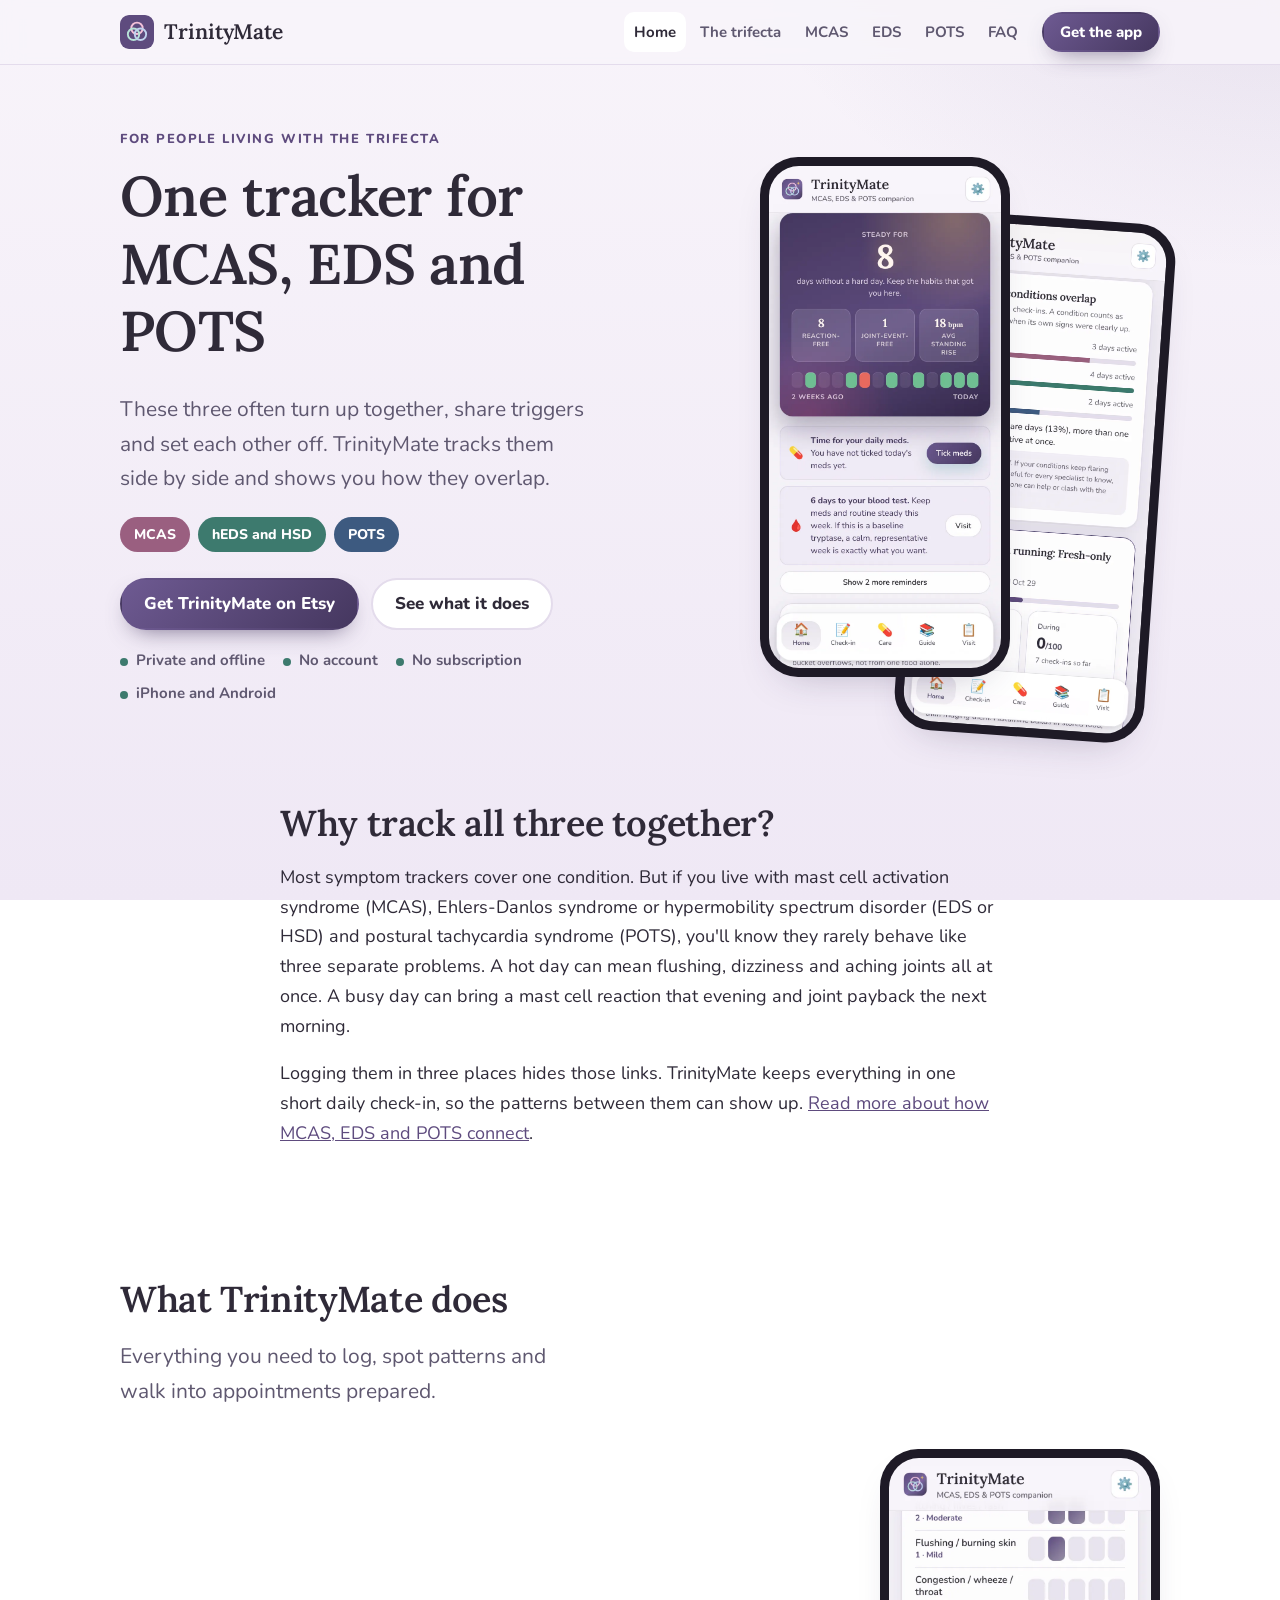
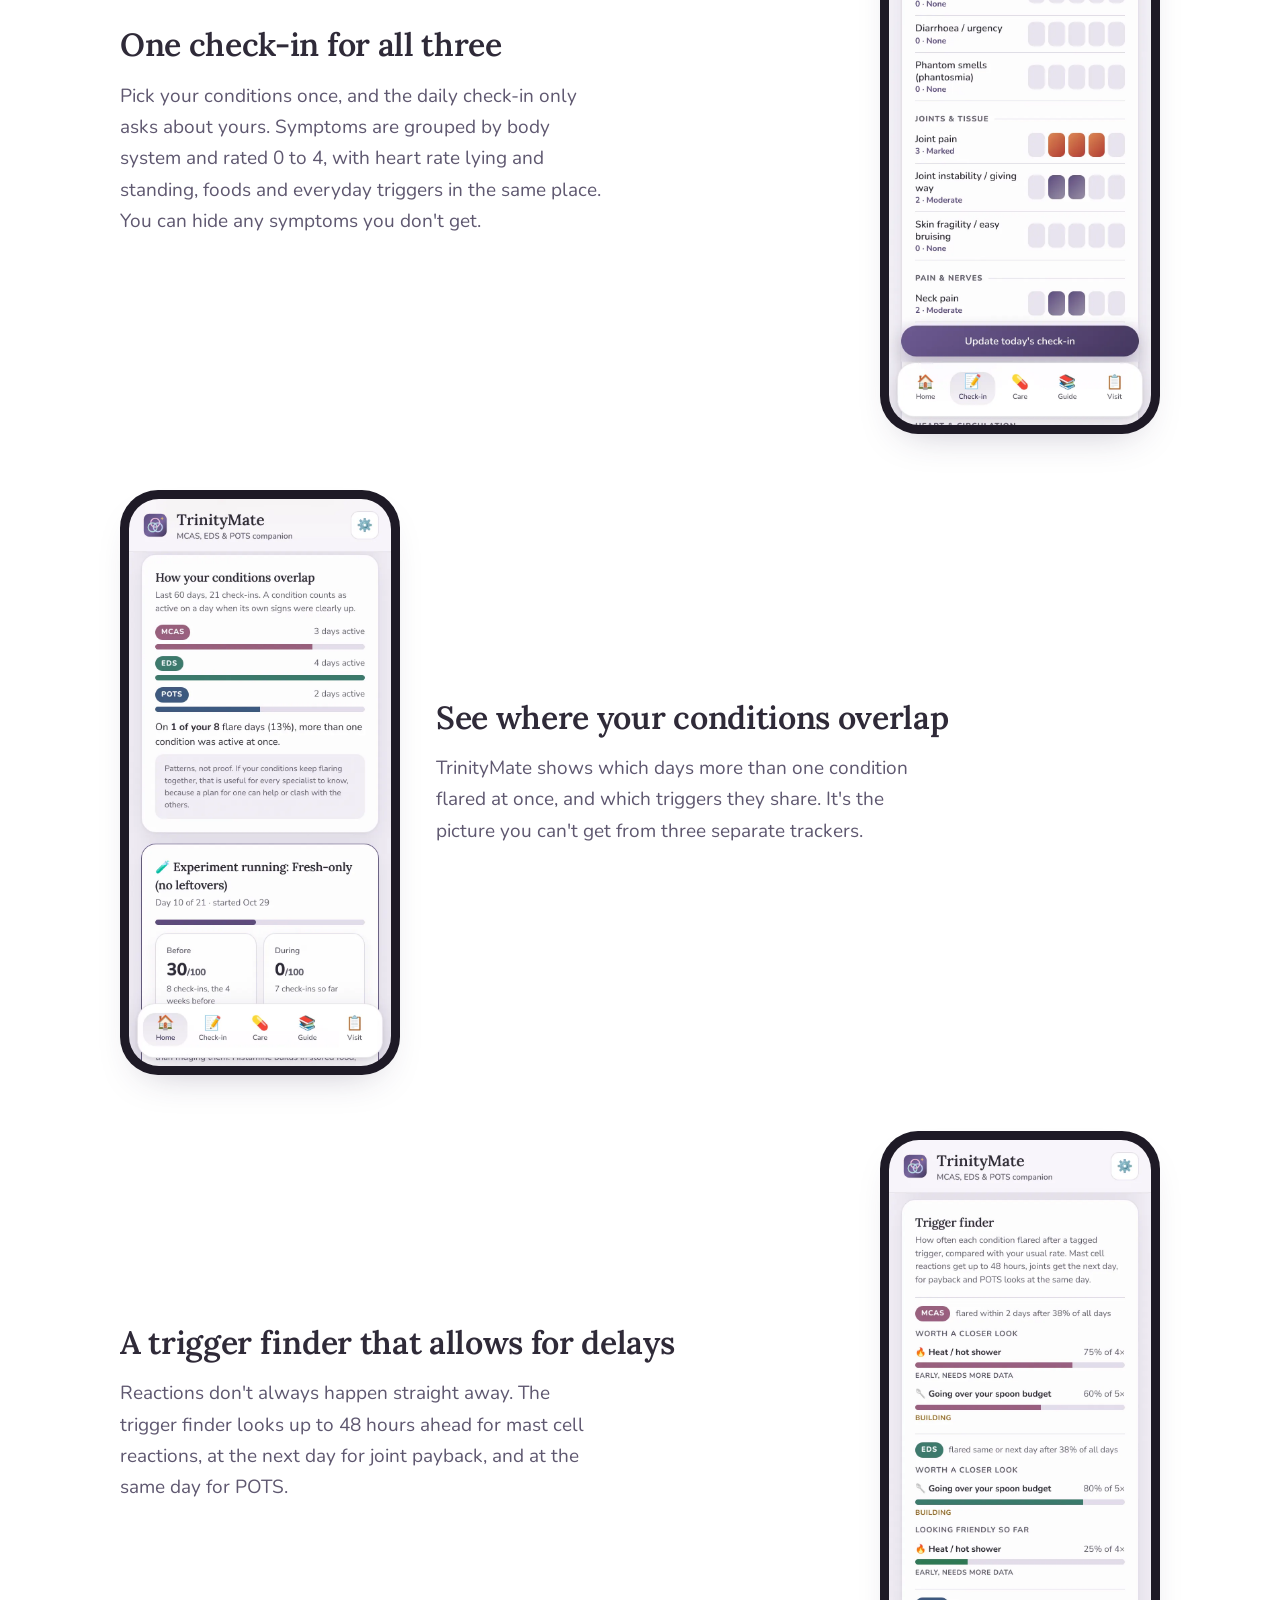
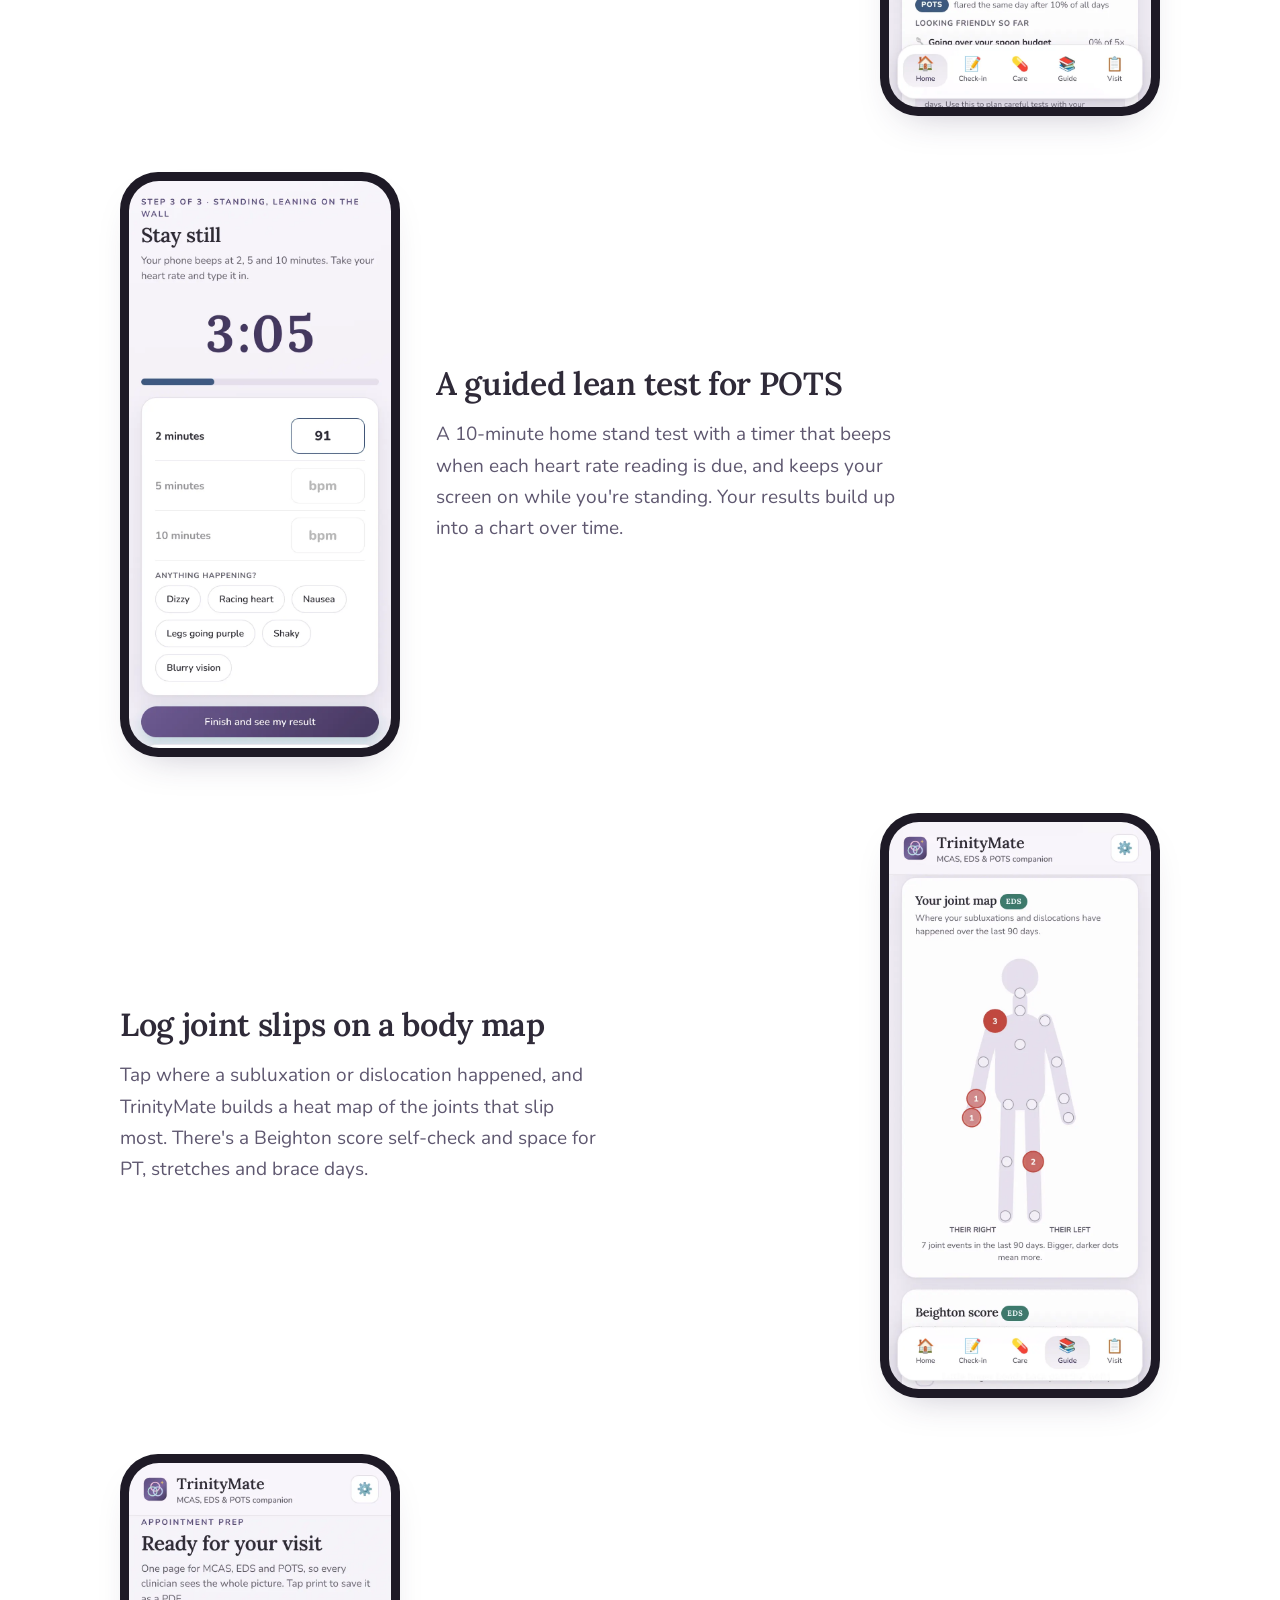
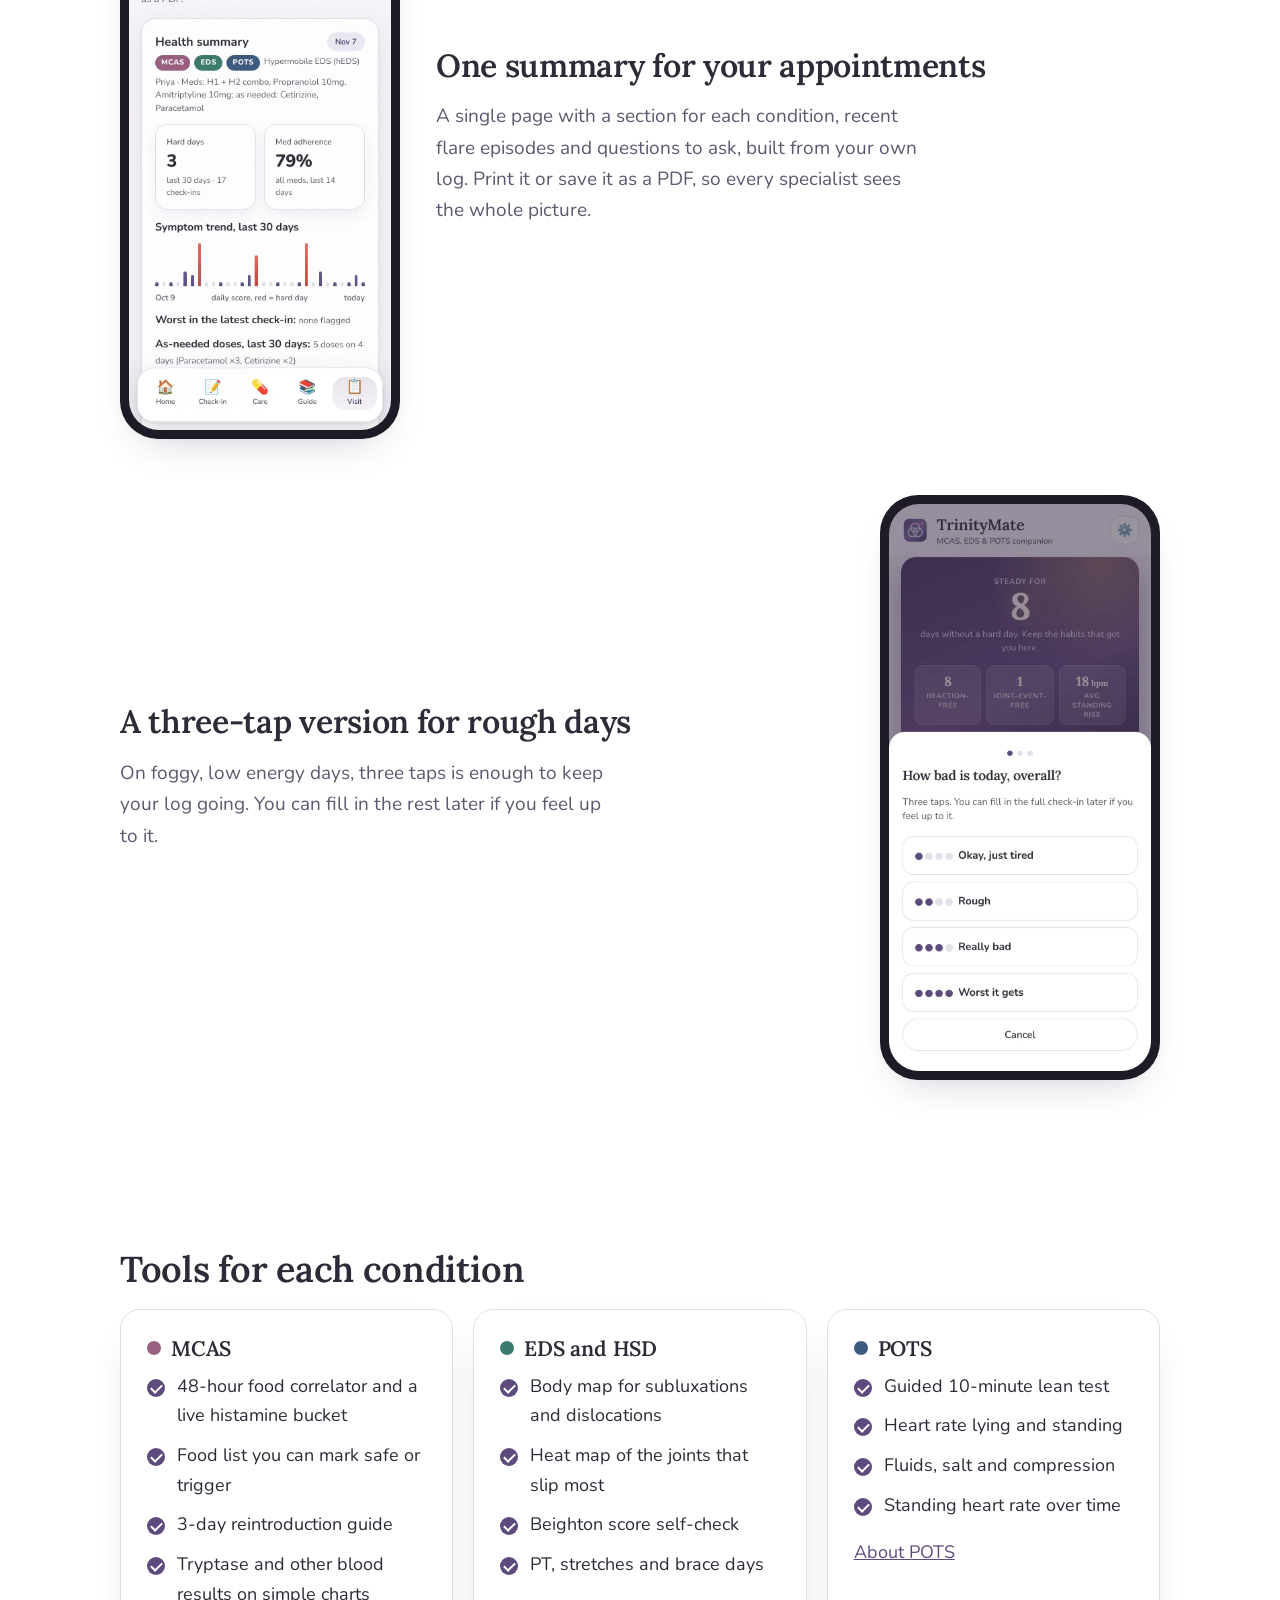
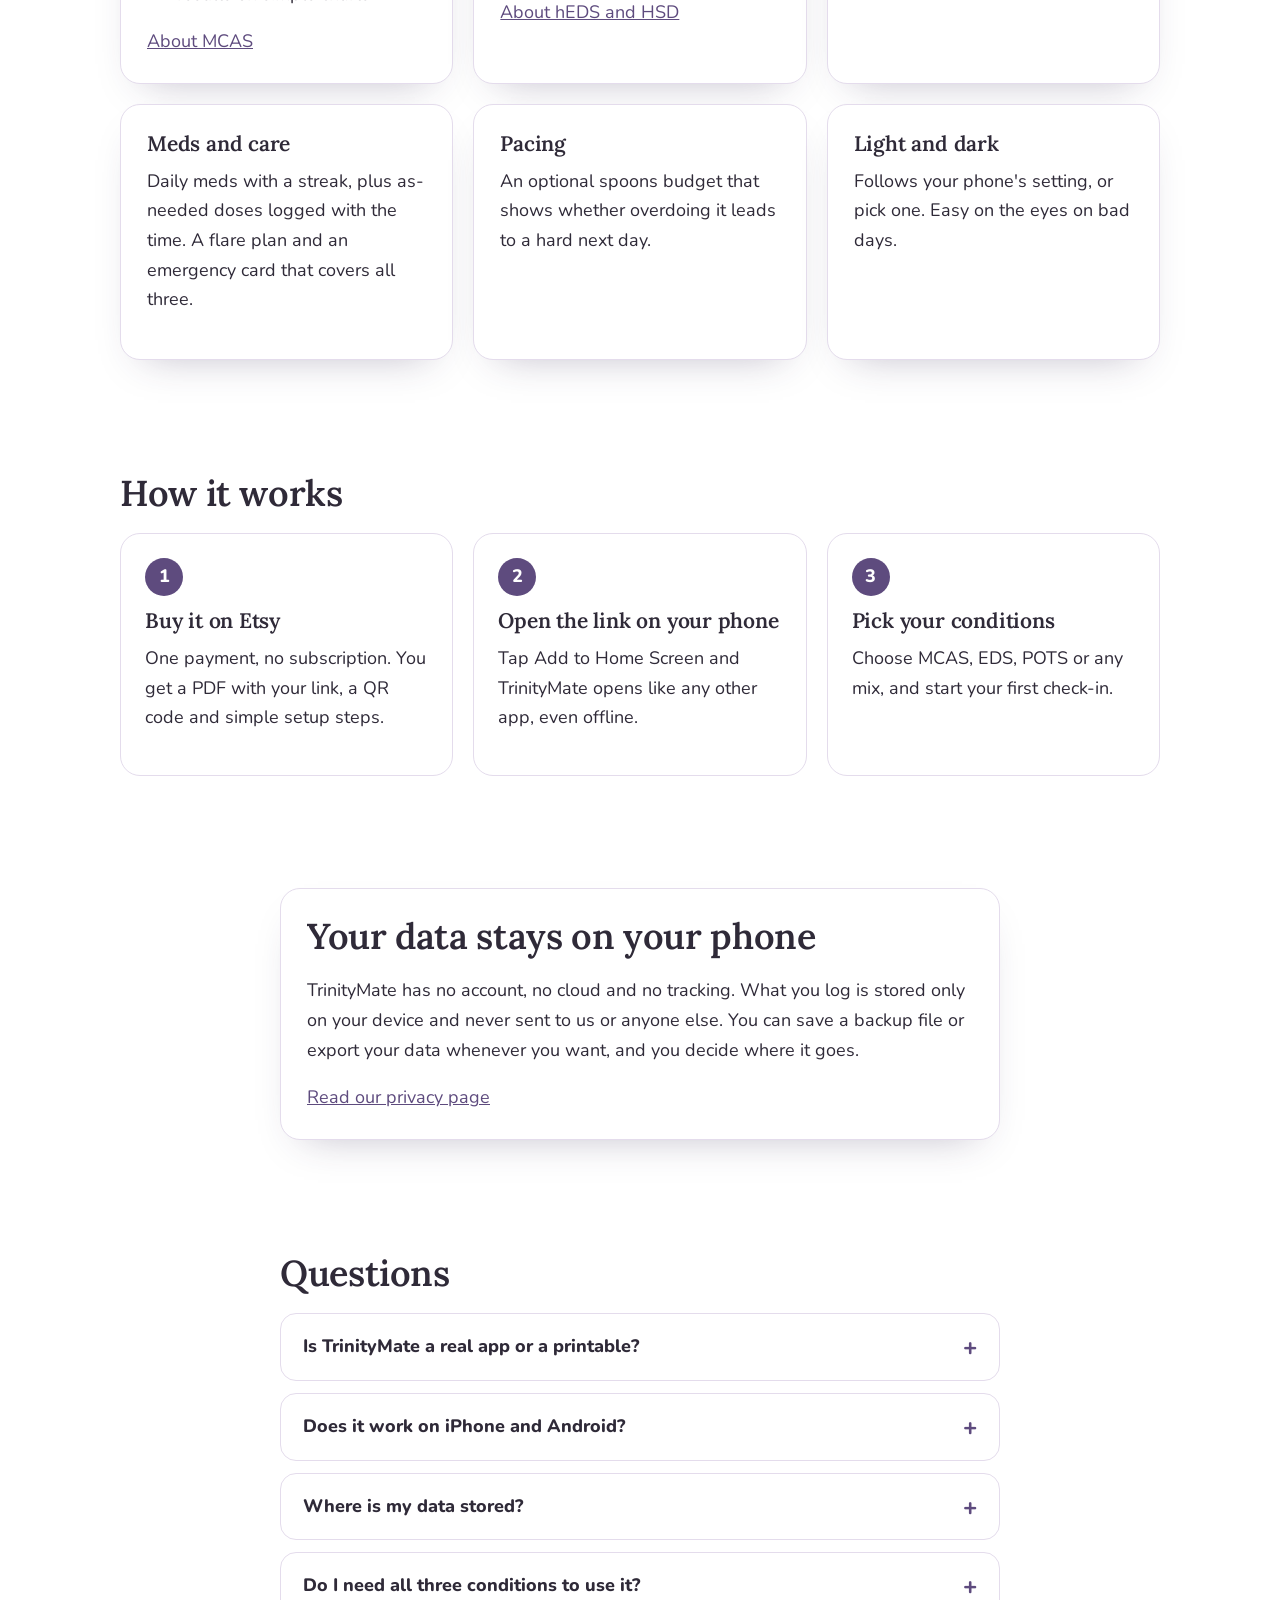
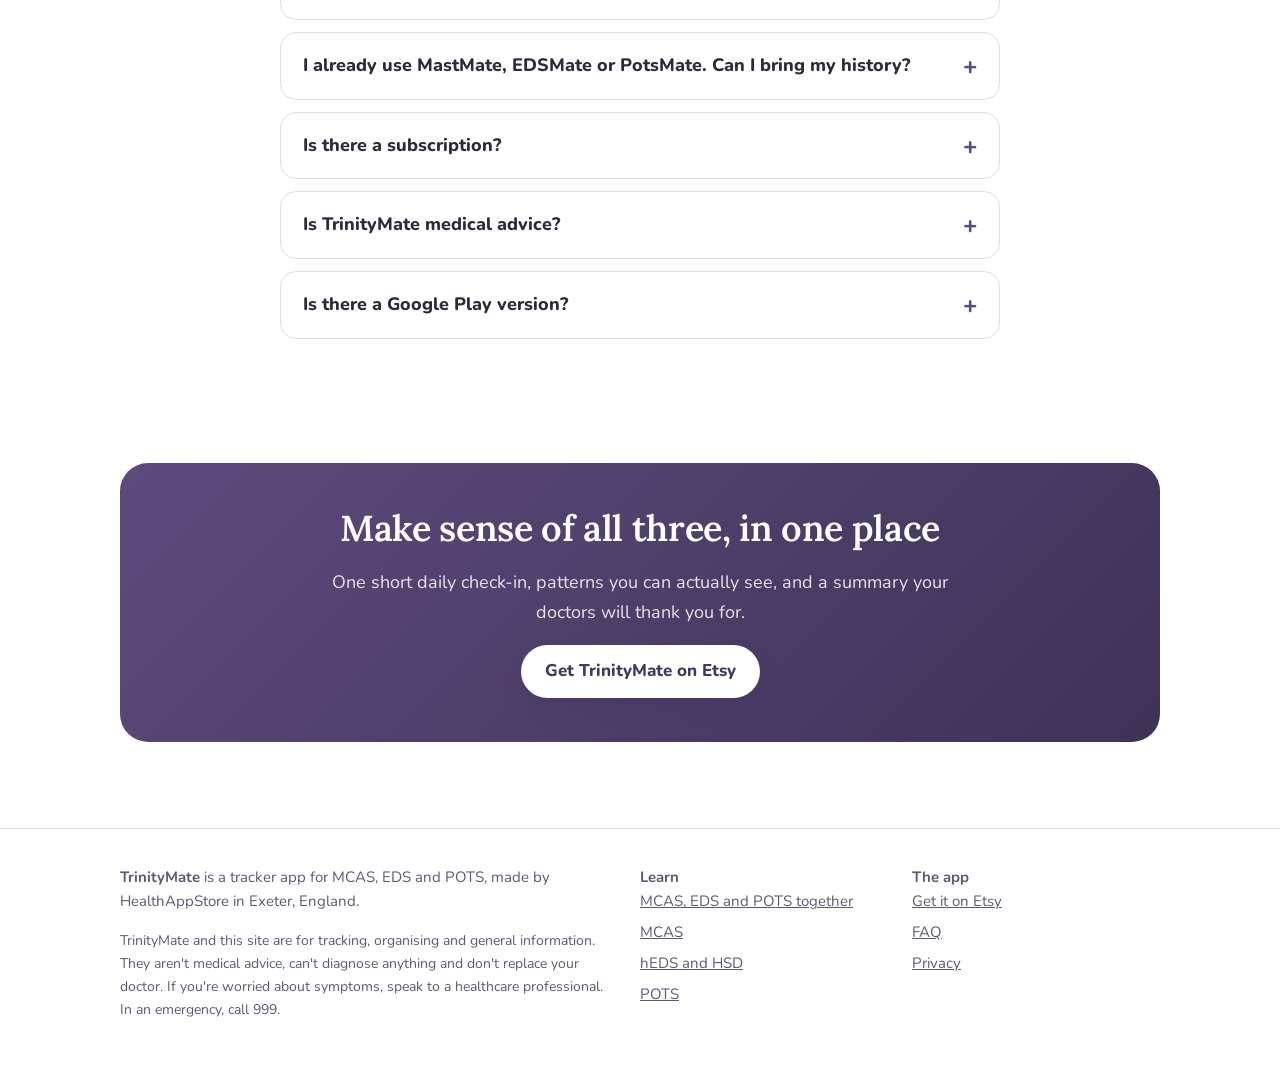
<file: index.html>
<!doctype html>
<html lang="en-GB">
<head>
<meta charset="utf-8">
<meta name="viewport" content="width=device-width, initial-scale=1">
<title>MCAS, EDS and POTS Tracker App | TrinityMate</title>
<meta name="description" content="TrinityMate is a symptom tracker app for MCAS, EDS and POTS. One daily check-in, a lean test, a joint body map and a clear view of how all three overlap.">
<meta name="robots" content="index,follow">
<link rel="canonical" href="https://moniuet.github.io/mcas-eds-pots/">
<meta name="theme-color" content="#5E4B7E">
<link rel="icon" href="img/favicon.svg" type="image/svg+xml">
<link rel="icon" href="img/favicon-48.png" sizes="48x48" type="image/png">
<link rel="apple-touch-icon" href="img/apple-touch-icon.png">
<meta property="og:type" content="website">
<meta property="og:site_name" content="TrinityMate">
<meta property="og:title" content="MCAS, EDS and POTS Tracker App | TrinityMate">
<meta property="og:description" content="TrinityMate is a symptom tracker app for MCAS, EDS and POTS. One daily check-in, a lean test, a joint body map and a clear view of how all three overlap.">
<meta property="og:url" content="https://moniuet.github.io/mcas-eds-pots/">
<meta property="og:image" content="https://moniuet.github.io/mcas-eds-pots/img/og.png">
<meta property="og:image:width" content="1200">
<meta property="og:image:height" content="630">
<meta property="og:locale" content="en_GB">
<meta name="twitter:card" content="summary_large_image">
<link rel="preconnect" href="https://fonts.googleapis.com">
<link rel="preconnect" href="https://fonts.gstatic.com" crossorigin>
<link href="https://fonts.googleapis.com/css2?family=Lora:wght@600&family=Nunito:wght@400;700;800&display=swap" rel="stylesheet">
<link rel="stylesheet" href="style.css">
<script type="application/ld+json">{"@context": "https://schema.org", "@graph": [{"@type": "Organization", "@id": "https://moniuet.github.io/mcas-eds-pots/#org", "name": "HealthAppStore", "url": "https://moniuet.github.io/mcas-eds-pots/", "logo": "https://moniuet.github.io/mcas-eds-pots/img/icon-192.png", "address": {"@type": "PostalAddress", "addressLocality": "Exeter", "addressCountry": "GB"}, "sameAs": ["https://www.etsy.com/uk/shop/HealthAppStore"]}, {"@type": "WebSite", "@id": "https://moniuet.github.io/mcas-eds-pots/#site", "url": "https://moniuet.github.io/mcas-eds-pots/", "name": "TrinityMate", "publisher": {"@id": "https://moniuet.github.io/mcas-eds-pots/#org"}, "inLanguage": "en-GB"}, {"@type": "SoftwareApplication", "@id": "https://moniuet.github.io/mcas-eds-pots/#app", "name": "TrinityMate", "applicationCategory": "HealthApplication", "operatingSystem": "iOS, Android, Web", "description": "A symptom tracker for MCAS, EDS and POTS that shows how the three overlap.", "url": "https://moniuet.github.io/mcas-eds-pots/", "image": "https://moniuet.github.io/mcas-eds-pots/img/og.png", "screenshot": ["https://moniuet.github.io/mcas-eds-pots/img/checkin.webp", "https://moniuet.github.io/mcas-eds-pots/img/overlap.webp", "https://moniuet.github.io/mcas-eds-pots/img/finder.webp", "https://moniuet.github.io/mcas-eds-pots/img/lean.webp", "https://moniuet.github.io/mcas-eds-pots/img/jointmap.webp", "https://moniuet.github.io/mcas-eds-pots/img/summary.webp", "https://moniuet.github.io/mcas-eds-pots/img/quick.webp"], "offers": {"@type": "Offer", "url": "https://www.etsy.com/uk/listing/4588368774/mcas-eds-pots-tracker-app-symptom", "availability": "https://schema.org/InStock"}, "publisher": {"@id": "https://moniuet.github.io/mcas-eds-pots/#org"}}, {"@type": "FAQPage", "mainEntity": [{"@type": "Question", "name": "Is TrinityMate a real app or a printable?", "acceptedAnswer": {"@type": "Answer", "text": "It's a real app. You open a link on your phone, add it to your home screen, and from then on it opens like any other app. It works offline once it's on your phone."}}, {"@type": "Question", "name": "Does it work on iPhone and Android?", "acceptedAnswer": {"@type": "Answer", "text": "Yes. It works in Safari on iPhone and in Chrome, Edge or Samsung Internet on Android. It also works on a tablet or computer."}}, {"@type": "Question", "name": "Where is my data stored?", "acceptedAnswer": {"@type": "Answer", "text": "Only on your own phone. There's no account, no cloud and no tracking, so nobody else can see what you log. You can save a backup file whenever you like, and it's worth doing now and then."}}, {"@type": "Question", "name": "Do I need all three conditions to use it?", "acceptedAnswer": {"@type": "Answer", "text": "No. At setup you pick MCAS, EDS, POTS or any mix, and the app only shows what fits. Plenty of people use it for just one or two."}}, {"@type": "Question", "name": "I already use MastMate, EDSMate or PotsMate. Can I bring my history?", "acceptedAnswer": {"@type": "Answer", "text": "Yes. Save a backup file from your current app and open it in TrinityMate. Your history comes across and your old app is left as it is."}}, {"@type": "Question", "name": "Is there a subscription?", "acceptedAnswer": {"@type": "Answer", "text": "No. You buy it once on Etsy and updates are included."}}, {"@type": "Question", "name": "Is TrinityMate medical advice?", "acceptedAnswer": {"@type": "Answer", "text": "No. It's a tool for tracking and organising, so you and your doctors can see patterns more clearly. It can't diagnose anything or replace medical care."}}, {"@type": "Question", "name": "Is there a Google Play version?", "acceptedAnswer": {"@type": "Answer", "text": "We're working on one. For now, the Etsy version works on Android phones straight from the browser."}}]}]}</script>
</head>
<body>
<a class="skip" href="#main">Skip to content</a>
<header class="top"><div class="wrap">
  <a class="brand" href="index.html"><img src="img/favicon.svg" alt="" width="34" height="34">TrinityMate</a>
  <nav class="nav" aria-label="Main"><a href="index.html" aria-current="page">Home</a><a href="mcas-eds-pots.html">The trifecta</a><a href="mcas.html">MCAS</a><a href="eds.html">EDS</a><a href="pots.html">POTS</a><a href="index.html#faq">FAQ</a></nav>
  <a class="btn btn-primary btn-sm" href="https://www.etsy.com/uk/listing/4588368774/mcas-eds-pots-tracker-app-symptom" rel="noopener">Get the app</a>
</div></header>
<main id="main">

<section class="hero"><div class="wrap">
  <div>
    <p class="eyebrow">For people living with the trifecta</p>
    <h1>One tracker for MCAS, EDS and POTS</h1>
    <p class="lede">These three often turn up together, share triggers and set each other off. TrinityMate tracks them side by side and shows you how they overlap.</p>
    <ul class="chips" aria-label="Conditions covered"><li class="chip c-mcas">MCAS</li><li class="chip c-eds">hEDS and HSD</li><li class="chip c-pots">POTS</li></ul>
    <div class="cta-row">
      <a class="btn btn-primary" href="https://www.etsy.com/uk/listing/4588368774/mcas-eds-pots-tracker-app-symptom" rel="noopener">Get TrinityMate on Etsy</a>
      <a class="btn btn-ghost" href="#features">See what it does</a>
    </div>
    <ul class="trust"><li>Private and offline</li><li>No account</li><li>No subscription</li><li>iPhone and Android</li></ul>
  </div>
  <div class="phones">
    <div class="p1"><div class="phone"><img src="img/home.webp" alt="TrinityMate home screen showing days steady and a two week overview" width="390" height="844" fetchpriority="high"></div></div>
    <div class="p2"><div class="phone"><img src="img/overlap.webp" alt="How your conditions overlap, in TrinityMate" width="390" height="844" loading="lazy" decoding="async"></div></div>
  </div>
</div></section>

<section><div class="wrap narrow">
  <h2>Why track all three together?</h2>
  <p>Most symptom trackers cover one condition. But if you live with mast cell activation syndrome (MCAS), Ehlers-Danlos syndrome or hypermobility spectrum disorder (EDS or HSD) and postural tachycardia syndrome (POTS), you'll know they rarely behave like three separate problems. A hot day can mean flushing, dizziness and aching joints all at once. A busy day can bring a mast cell reaction that evening and joint payback the next morning.</p>
  <p>Logging them in three places hides those links. TrinityMate keeps everything in one short daily check-in, so the patterns between them can show up. <a href="mcas-eds-pots.html">Read more about how MCAS, EDS and POTS connect</a>.</p>
</div></section>

<section id="features"><div class="wrap">
  <h2>What TrinityMate does</h2>
  <p class="lede" style="margin-bottom:40px">Everything you need to log, spot patterns and walk into appointments prepared.</p>
  <div class="feature"><div><h3>One check-in for all three</h3><p>Pick your conditions once, and the daily check-in only asks about yours. Symptoms are grouped by body system and rated 0 to 4, with heart rate lying and standing, foods and everyday triggers in the same place. You can hide any symptoms you don't get.</p></div><div class="feature-img"><div class="phone"><img src="img/checkin.webp" alt="The TrinityMate daily check-in, with symptoms grouped by body system and rated 0 to 4" width="390" height="844" loading="lazy" decoding="async"></div></div></div><div class="feature"><div><h3>See where your conditions overlap</h3><p>TrinityMate shows which days more than one condition flared at once, and which triggers they share. It's the picture you can't get from three separate trackers.</p></div><div class="feature-img"><div class="phone"><img src="img/overlap.webp" alt="TrinityMate's overlap view showing how many days MCAS, EDS and POTS were each active" width="390" height="844" loading="lazy" decoding="async"></div></div></div><div class="feature"><div><h3>A trigger finder that allows for delays</h3><p>Reactions don't always happen straight away. The trigger finder looks up to 48 hours ahead for mast cell reactions, at the next day for joint payback, and at the same day for POTS.</p></div><div class="feature-img"><div class="phone"><img src="img/finder.webp" alt="The trigger finder in TrinityMate, comparing flare rates after each tagged trigger" width="390" height="844" loading="lazy" decoding="async"></div></div></div><div class="feature"><div><h3>A guided lean test for POTS</h3><p>A 10-minute home stand test with a timer that beeps when each heart rate reading is due, and keeps your screen on while you're standing. Your results build up into a chart over time.</p></div><div class="feature-img"><div class="phone"><img src="img/lean.webp" alt="A guided 10-minute lean test in TrinityMate, with a timer and heart rate readings" width="390" height="844" loading="lazy" decoding="async"></div></div></div><div class="feature"><div><h3>Log joint slips on a body map</h3><p>Tap where a subluxation or dislocation happened, and TrinityMate builds a heat map of the joints that slip most. There's a Beighton score self-check and space for PT, stretches and brace days.</p></div><div class="feature-img"><div class="phone"><img src="img/jointmap.webp" alt="A body map heat map showing where joint slips have happened over 90 days" width="390" height="844" loading="lazy" decoding="async"></div></div></div><div class="feature"><div><h3>One summary for your appointments</h3><p>A single page with a section for each condition, recent flare episodes and questions to ask, built from your own log. Print it or save it as a PDF, so every specialist sees the whole picture.</p></div><div class="feature-img"><div class="phone"><img src="img/summary.webp" alt="The visit summary in TrinityMate with sections for MCAS, EDS and POTS" width="390" height="844" loading="lazy" decoding="async"></div></div></div><div class="feature"><div><h3>A three-tap version for rough days</h3><p>On foggy, low energy days, three taps is enough to keep your log going. You can fill in the rest later if you feel up to it.</p></div><div class="feature-img"><div class="phone"><img src="img/quick.webp" alt="The three-tap rough day check-in in TrinityMate" width="390" height="844" loading="lazy" decoding="async"></div></div></div>
</div></section>

<section><div class="wrap">
  <h2>Tools for each condition</h2>
  <div class="grid3">
    <div class="card cond"><h3><span class="dot" style="background:#9A5F80"></span>MCAS</h3><ul class="ticks">
      <li>48-hour food correlator and a live histamine bucket</li><li>Food list you can mark safe or trigger</li><li>3-day reintroduction guide</li><li>Tryptase and other blood results on simple charts</li></ul>
      <a href="mcas.html">About MCAS</a></div>
    <div class="card cond"><h3><span class="dot" style="background:#3D7A6E"></span>EDS and HSD</h3><ul class="ticks">
      <li>Body map for subluxations and dislocations</li><li>Heat map of the joints that slip most</li><li>Beighton score self-check</li><li>PT, stretches and brace days</li></ul>
      <a href="eds.html">About hEDS and HSD</a></div>
    <div class="card cond"><h3><span class="dot" style="background:#3D5A80"></span>POTS</h3><ul class="ticks">
      <li>Guided 10-minute lean test</li><li>Heart rate lying and standing</li><li>Fluids, salt and compression</li><li>Standing heart rate over time</li></ul>
      <a href="pots.html">About POTS</a></div>
  </div>
  <div class="grid3" style="margin-top:20px">
    <div class="card"><h3>Meds and care</h3><p>Daily meds with a streak, plus as-needed doses logged with the time. A flare plan and an emergency card that covers all three.</p></div>
    <div class="card"><h3>Pacing</h3><p>An optional spoons budget that shows whether overdoing it leads to a hard next day.</p></div>
    <div class="card"><h3>Light and dark</h3><p>Follows your phone's setting, or pick one. Easy on the eyes on bad days.</p></div>
  </div>
</div></section>

<section><div class="wrap">
  <h2>How it works</h2>
  <ol class="steps">
    <li><h3>Buy it on Etsy</h3><p>One payment, no subscription. You get a PDF with your link, a QR code and simple setup steps.</p></li>
    <li><h3>Open the link on your phone</h3><p>Tap Add to Home Screen and TrinityMate opens like any other app, even offline.</p></li>
    <li><h3>Pick your conditions</h3><p>Choose MCAS, EDS, POTS or any mix, and start your first check-in.</p></li>
  </ol>
</div></section>

<section><div class="wrap narrow">
  <div class="card">
    <h2>Your data stays on your phone</h2>
    <p>TrinityMate has no account, no cloud and no tracking. What you log is stored only on your device and never sent to us or anyone else. You can save a backup file or export your data whenever you want, and you decide where it goes.</p>
    <p style="margin:0"><a href="privacy.html">Read our privacy page</a></p>
  </div>
</div></section>

<section id="faq"><div class="wrap narrow">
  <h2>Questions</h2>
  <details><summary>Is TrinityMate a real app or a printable?</summary><div><p>It's a real app. You open a link on your phone, add it to your home screen, and from then on it opens like any other app. It works offline once it's on your phone.</p></div></details><details><summary>Does it work on iPhone and Android?</summary><div><p>Yes. It works in Safari on iPhone and in Chrome, Edge or Samsung Internet on Android. It also works on a tablet or computer.</p></div></details><details><summary>Where is my data stored?</summary><div><p>Only on your own phone. There's no account, no cloud and no tracking, so nobody else can see what you log. You can save a backup file whenever you like, and it's worth doing now and then.</p></div></details><details><summary>Do I need all three conditions to use it?</summary><div><p>No. At setup you pick MCAS, EDS, POTS or any mix, and the app only shows what fits. Plenty of people use it for just one or two.</p></div></details><details><summary>I already use MastMate, EDSMate or PotsMate. Can I bring my history?</summary><div><p>Yes. Save a backup file from your current app and open it in TrinityMate. Your history comes across and your old app is left as it is.</p></div></details><details><summary>Is there a subscription?</summary><div><p>No. You buy it once on Etsy and updates are included.</p></div></details><details><summary>Is TrinityMate medical advice?</summary><div><p>No. It's a tool for tracking and organising, so you and your doctors can see patterns more clearly. It can't diagnose anything or replace medical care.</p></div></details><details><summary>Is there a Google Play version?</summary><div><p>We're working on one. For now, the Etsy version works on Android phones straight from the browser.</p></div></details>
</div></section>

<section><div class="wrap">
  <div class="band">
    <h2>Make sense of all three, in one place</h2>
    <p>One short daily check-in, patterns you can actually see, and a summary your doctors will thank you for.</p>
    <a class="btn btn-primary" href="https://www.etsy.com/uk/listing/4588368774/mcas-eds-pots-tracker-app-symptom" rel="noopener">Get TrinityMate on Etsy</a>
  </div>
</div></section>

</main>
<footer><div class="wrap">
  <div>
    <p><b>TrinityMate</b> is a tracker app for MCAS, EDS and POTS, made by HealthAppStore in Exeter, England.</p>
    <p class="small">TrinityMate and this site are for tracking, organising and general information. They aren't medical advice, can't diagnose anything and don't replace your doctor. If you're worried about symptoms, speak to a healthcare professional. In an emergency, call 999.</p>
  </div>
  <div><b>Learn</b><ul>
    <li><a href="mcas-eds-pots.html">MCAS, EDS and POTS together</a></li>
    <li><a href="mcas.html">MCAS</a></li><li><a href="eds.html">hEDS and HSD</a></li><li><a href="pots.html">POTS</a></li>
  </ul></div>
  <div><b>The app</b><ul>
    <li><a href="https://www.etsy.com/uk/listing/4588368774/mcas-eds-pots-tracker-app-symptom" rel="noopener">Get it on Etsy</a></li>
    <li><a href="index.html#faq">FAQ</a></li>
    <li><a href="privacy.html">Privacy</a></li>
  </ul></div>
</div></footer>
</body>
</html>
</file>
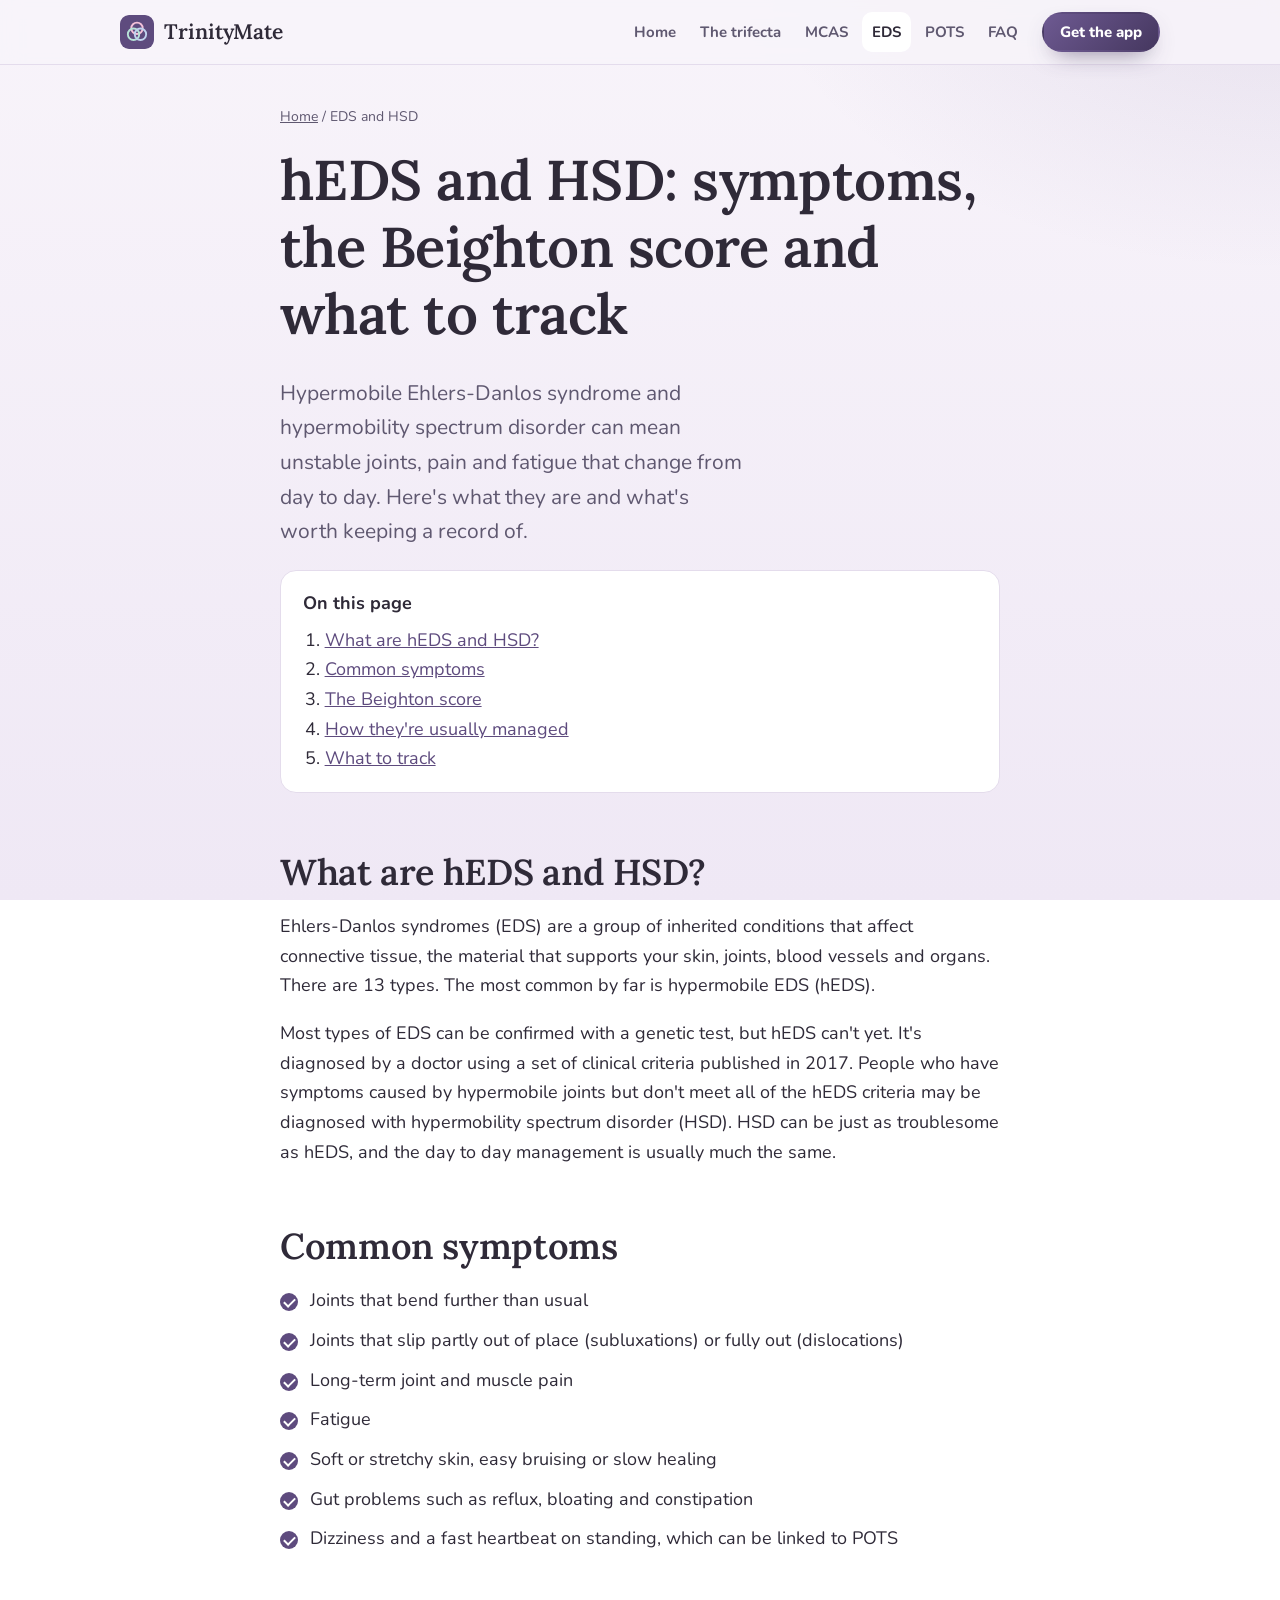
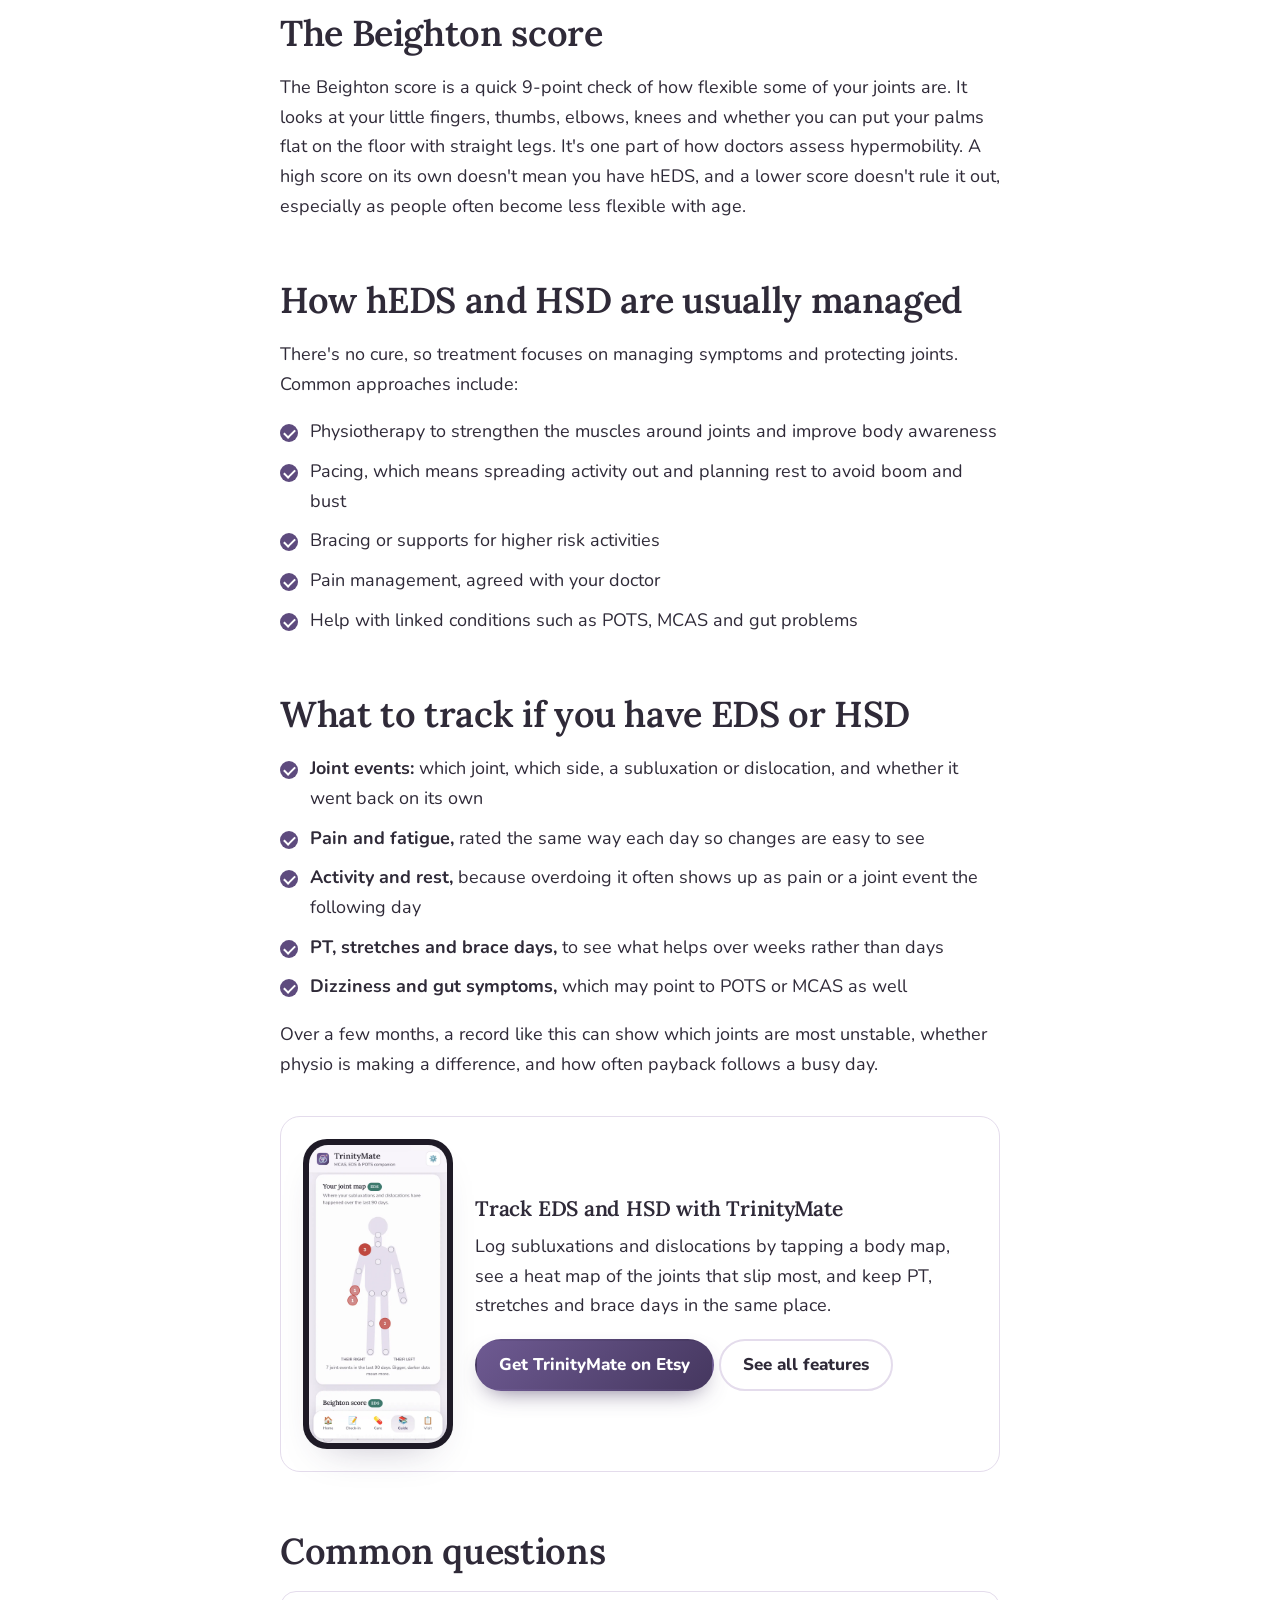
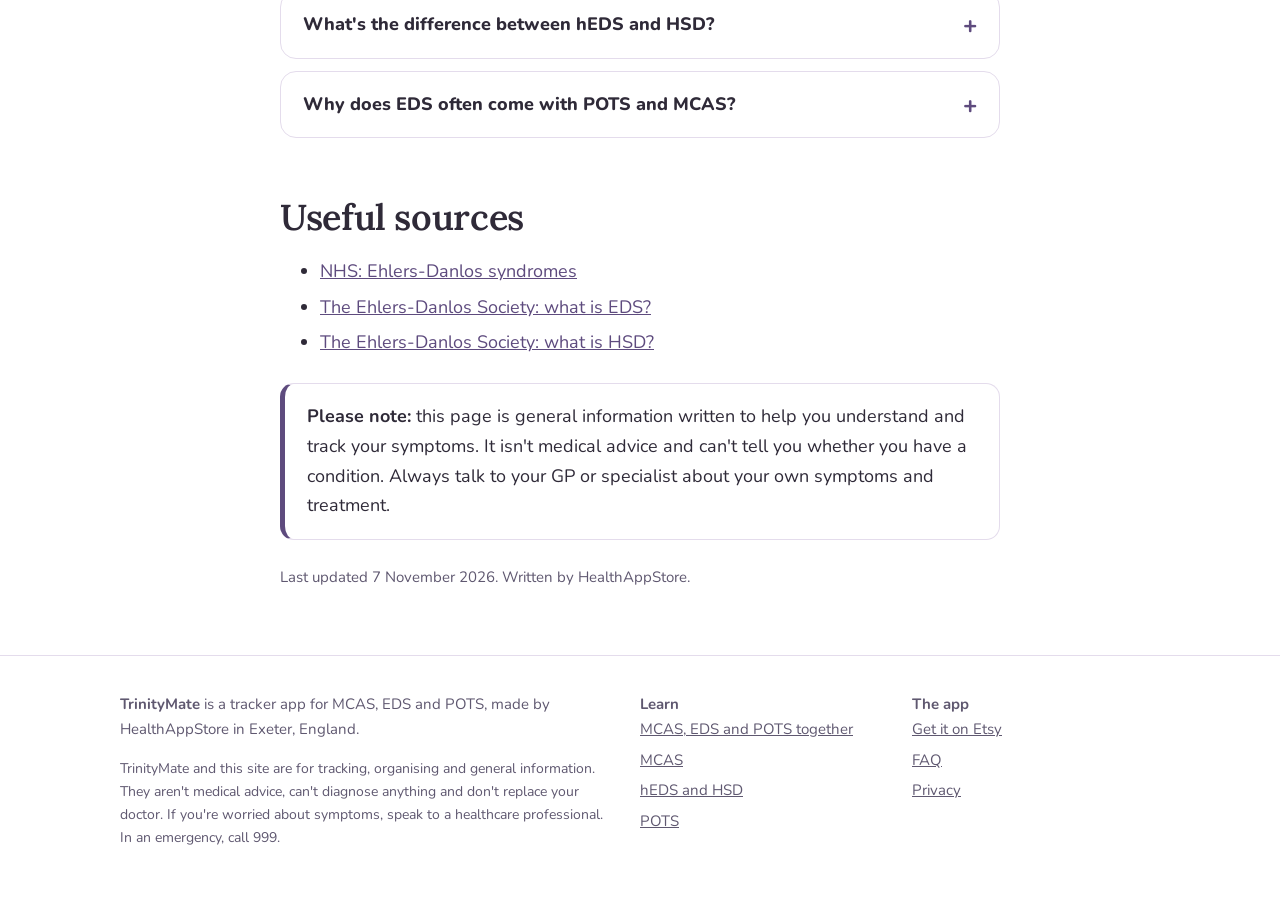
<file: eds.html>
<!doctype html>
<html lang="en-GB">
<head>
<meta charset="utf-8">
<meta name="viewport" content="width=device-width, initial-scale=1">
<title>hEDS and HSD Symptoms and Tracking | TrinityMate</title>
<meta name="description" content="A plain English guide to hypermobile EDS (hEDS) and hypermobility spectrum disorder (HSD): symptoms, the Beighton score, management and tracking.">
<meta name="robots" content="index,follow">
<link rel="canonical" href="https://moniuet.github.io/mcas-eds-pots/eds.html">
<meta name="theme-color" content="#5E4B7E">
<link rel="icon" href="img/favicon.svg" type="image/svg+xml">
<link rel="icon" href="img/favicon-48.png" sizes="48x48" type="image/png">
<link rel="apple-touch-icon" href="img/apple-touch-icon.png">
<meta property="og:type" content="website">
<meta property="og:site_name" content="TrinityMate">
<meta property="og:title" content="hEDS and HSD Symptoms and Tracking | TrinityMate">
<meta property="og:description" content="A plain English guide to hypermobile EDS (hEDS) and hypermobility spectrum disorder (HSD): symptoms, the Beighton score, management and tracking.">
<meta property="og:url" content="https://moniuet.github.io/mcas-eds-pots/eds.html">
<meta property="og:image" content="https://moniuet.github.io/mcas-eds-pots/img/og.png">
<meta property="og:image:width" content="1200">
<meta property="og:image:height" content="630">
<meta property="og:locale" content="en_GB">
<meta name="twitter:card" content="summary_large_image">
<link rel="preconnect" href="https://fonts.googleapis.com">
<link rel="preconnect" href="https://fonts.gstatic.com" crossorigin>
<link href="https://fonts.googleapis.com/css2?family=Lora:wght@600&family=Nunito:wght@400;700;800&display=swap" rel="stylesheet">
<link rel="stylesheet" href="style.css">
<script type="application/ld+json">{"@context": "https://schema.org", "@graph": [{"@type": "Organization", "@id": "https://moniuet.github.io/mcas-eds-pots/#org", "name": "HealthAppStore", "url": "https://moniuet.github.io/mcas-eds-pots/", "logo": "https://moniuet.github.io/mcas-eds-pots/img/icon-192.png", "address": {"@type": "PostalAddress", "addressLocality": "Exeter", "addressCountry": "GB"}, "sameAs": ["https://www.etsy.com/uk/shop/HealthAppStore"]}, {"@type": "BreadcrumbList", "itemListElement": [{"@type": "ListItem", "position": 1, "name": "Home", "item": "https://moniuet.github.io/mcas-eds-pots/"}, {"@type": "ListItem", "position": 2, "name": "EDS and HSD", "item": "https://moniuet.github.io/mcas-eds-pots/eds.html"}]}, {"@type": "MedicalWebPage", "@id": "https://moniuet.github.io/mcas-eds-pots/eds.html", "url": "https://moniuet.github.io/mcas-eds-pots/eds.html", "name": "hEDS and HSD Symptoms and Tracking | TrinityMate", "description": "A plain English guide to hypermobile EDS (hEDS) and hypermobility spectrum disorder (HSD): symptoms, the Beighton score, management and tracking.", "inLanguage": "en-GB", "lastReviewed": "2026-11-07", "dateModified": "2026-11-07", "publisher": {"@id": "https://moniuet.github.io/mcas-eds-pots/#org"}, "about": {"@type": "MedicalCondition", "name": "Hypermobile Ehlers-Danlos syndrome", "alternateName": ["hEDS", "Hypermobility spectrum disorder", "HSD"]}, "audience": {"@type": "PeopleAudience", "audienceType": "Patient"}}, {"@type": "FAQPage", "mainEntity": [{"@type": "Question", "name": "What's the difference between hEDS and HSD?", "acceptedAnswer": {"@type": "Answer", "text": "Both involve symptomatic joint hypermobility. hEDS is diagnosed when someone meets all of the 2017 criteria. HSD is used when someone has symptoms from hypermobile joints but doesn't meet every criterion. HSD isn't a milder condition, and it's managed in much the same way."}}, {"@type": "Question", "name": "Why does EDS often come with POTS and MCAS?", "acceptedAnswer": {"@type": "Answer", "text": "Researchers don't fully know yet. Stretchier connective tissue in blood vessels may let blood pool in the legs, which could contribute to POTS. Links with MCAS are still being studied. Read more about the overlap."}}]}]}</script>
</head>
<body>
<a class="skip" href="#main">Skip to content</a>
<header class="top"><div class="wrap">
  <a class="brand" href="index.html"><img src="img/favicon.svg" alt="" width="34" height="34">TrinityMate</a>
  <nav class="nav" aria-label="Main"><a href="index.html">Home</a><a href="mcas-eds-pots.html">The trifecta</a><a href="mcas.html">MCAS</a><a href="eds.html" aria-current="page">EDS</a><a href="pots.html">POTS</a><a href="index.html#faq">FAQ</a></nav>
  <a class="btn btn-primary btn-sm" href="https://www.etsy.com/uk/listing/4588368774/mcas-eds-pots-tracker-app-symptom" rel="noopener">Get the app</a>
</div></header>
<main id="main">
<article class="article"><div class="wrap narrow">
<p class="crumbs"><a href="index.html">Home</a> / EDS and HSD</p>
<h1>hEDS and HSD: symptoms, the Beighton score and what to track</h1>
<p class="lede">Hypermobile Ehlers-Danlos syndrome and hypermobility spectrum disorder can mean unstable joints, pain and fatigue that change from day to day. Here's what they are and what's worth keeping a record of.</p>
<nav class="toc" aria-label="On this page"><b>On this page</b><ol><li><a href="#what">What are hEDS and HSD?</a></li><li><a href="#symptoms">Common symptoms</a></li><li><a href="#beighton">The Beighton score</a></li><li><a href="#managing">How they're usually managed</a></li><li><a href="#tracking">What to track</a></li></ol></nav>

<h2 id="what">What are hEDS and HSD?</h2>
<p>Ehlers-Danlos syndromes (EDS) are a group of inherited conditions that affect connective tissue, the material that supports your skin, joints, blood vessels and organs. There are 13 types. The most common by far is hypermobile EDS (hEDS).</p>
<p>Most types of EDS can be confirmed with a genetic test, but hEDS can't yet. It's diagnosed by a doctor using a set of clinical criteria published in 2017. People who have symptoms caused by hypermobile joints but don't meet all of the hEDS criteria may be diagnosed with hypermobility spectrum disorder (HSD). HSD can be just as troublesome as hEDS, and the day to day management is usually much the same.</p>

<h2 id="symptoms">Common symptoms</h2>
<ul class="ticks">
<li>Joints that bend further than usual</li>
<li>Joints that slip partly out of place (subluxations) or fully out (dislocations)</li>
<li>Long-term joint and muscle pain</li>
<li>Fatigue</li>
<li>Soft or stretchy skin, easy bruising or slow healing</li>
<li>Gut problems such as reflux, bloating and constipation</li>
<li>Dizziness and a fast heartbeat on standing, which can be linked to POTS</li>
</ul>

<h2 id="beighton">The Beighton score</h2>
<p>The Beighton score is a quick 9-point check of how flexible some of your joints are. It looks at your little fingers, thumbs, elbows, knees and whether you can put your palms flat on the floor with straight legs. It's one part of how doctors assess hypermobility. A high score on its own doesn't mean you have hEDS, and a lower score doesn't rule it out, especially as people often become less flexible with age.</p>

<h2 id="managing">How hEDS and HSD are usually managed</h2>
<p>There's no cure, so treatment focuses on managing symptoms and protecting joints. Common approaches include:</p>
<ul class="ticks">
<li>Physiotherapy to strengthen the muscles around joints and improve body awareness</li>
<li>Pacing, which means spreading activity out and planning rest to avoid boom and bust</li>
<li>Bracing or supports for higher risk activities</li>
<li>Pain management, agreed with your doctor</li>
<li>Help with linked conditions such as POTS, MCAS and gut problems</li>
</ul>

<h2 id="tracking">What to track if you have EDS or HSD</h2>
<ul class="ticks">
<li><b>Joint events:</b> which joint, which side, a subluxation or dislocation, and whether it went back on its own</li>
<li><b>Pain and fatigue,</b> rated the same way each day so changes are easy to see</li>
<li><b>Activity and rest,</b> because overdoing it often shows up as pain or a joint event the following day</li>
<li><b>PT, stretches and brace days,</b> to see what helps over weeks rather than days</li>
<li><b>Dizziness and gut symptoms,</b> which may point to POTS or MCAS as well</li>
</ul>
<p>Over a few months, a record like this can show which joints are most unstable, whether physio is making a difference, and how often payback follows a busy day.</p>

<aside class="inline-cta"><div class="phone"><img src="img/jointmap.webp" alt="TrinityMate's joint body map heat map" width="390" height="844" loading="lazy" decoding="async"></div><div><h3>Track EDS and HSD with TrinityMate</h3><p>Log subluxations and dislocations by tapping a body map, see a heat map of the joints that slip most, and keep PT, stretches and brace days in the same place.</p>
<a class="btn btn-primary" href="https://www.etsy.com/uk/listing/4588368774/mcas-eds-pots-tracker-app-symptom" rel="noopener">Get TrinityMate on Etsy</a> <a class="btn btn-ghost" href="index.html">See all features</a></div></aside>
<h2 id="faq">Common questions</h2><details><summary>What's the difference between hEDS and HSD?</summary><div><p>Both involve symptomatic joint hypermobility. hEDS is diagnosed when someone meets all of the 2017 criteria. HSD is used when someone has symptoms from hypermobile joints but doesn't meet every criterion. HSD isn't a milder condition, and it's managed in much the same way.</p></div></details><details><summary>Why does EDS often come with POTS and MCAS?</summary><div><p>Researchers don't fully know yet. Stretchier connective tissue in blood vessels may let blood pool in the legs, which could contribute to POTS. Links with MCAS are still being studied. <a href="mcas-eds-pots.html">Read more about the overlap</a>.</p></div></details>
<h2 id="sources">Useful sources</h2><ul class="sources"><li><a href="https://www.nhs.uk/conditions/ehlers-danlos-syndromes/" rel="noopener">NHS: Ehlers-Danlos syndromes</a></li><li><a href="https://www.ehlers-danlos.com/what-is-eds/" rel="noopener">The Ehlers-Danlos Society: what is EDS?</a></li><li><a href="https://www.ehlers-danlos.com/what-is-hsd/" rel="noopener">The Ehlers-Danlos Society: what is HSD?</a></li></ul>
<div class="callout"><b>Please note:</b> this page is general information written to help you understand and track your symptoms. It isn't medical advice and can't tell you whether you have a condition. Always talk to your GP or specialist about your own symptoms and treatment.</div>
<p class="meta">Last updated 7 November 2026. Written by HealthAppStore.</p>
</div></article>
</main>
<footer><div class="wrap">
  <div>
    <p><b>TrinityMate</b> is a tracker app for MCAS, EDS and POTS, made by HealthAppStore in Exeter, England.</p>
    <p class="small">TrinityMate and this site are for tracking, organising and general information. They aren't medical advice, can't diagnose anything and don't replace your doctor. If you're worried about symptoms, speak to a healthcare professional. In an emergency, call 999.</p>
  </div>
  <div><b>Learn</b><ul>
    <li><a href="mcas-eds-pots.html">MCAS, EDS and POTS together</a></li>
    <li><a href="mcas.html">MCAS</a></li><li><a href="eds.html">hEDS and HSD</a></li><li><a href="pots.html">POTS</a></li>
  </ul></div>
  <div><b>The app</b><ul>
    <li><a href="https://www.etsy.com/uk/listing/4588368774/mcas-eds-pots-tracker-app-symptom" rel="noopener">Get it on Etsy</a></li>
    <li><a href="index.html#faq">FAQ</a></li>
    <li><a href="privacy.html">Privacy</a></li>
  </ul></div>
</div></footer>
</body>
</html>
</file>
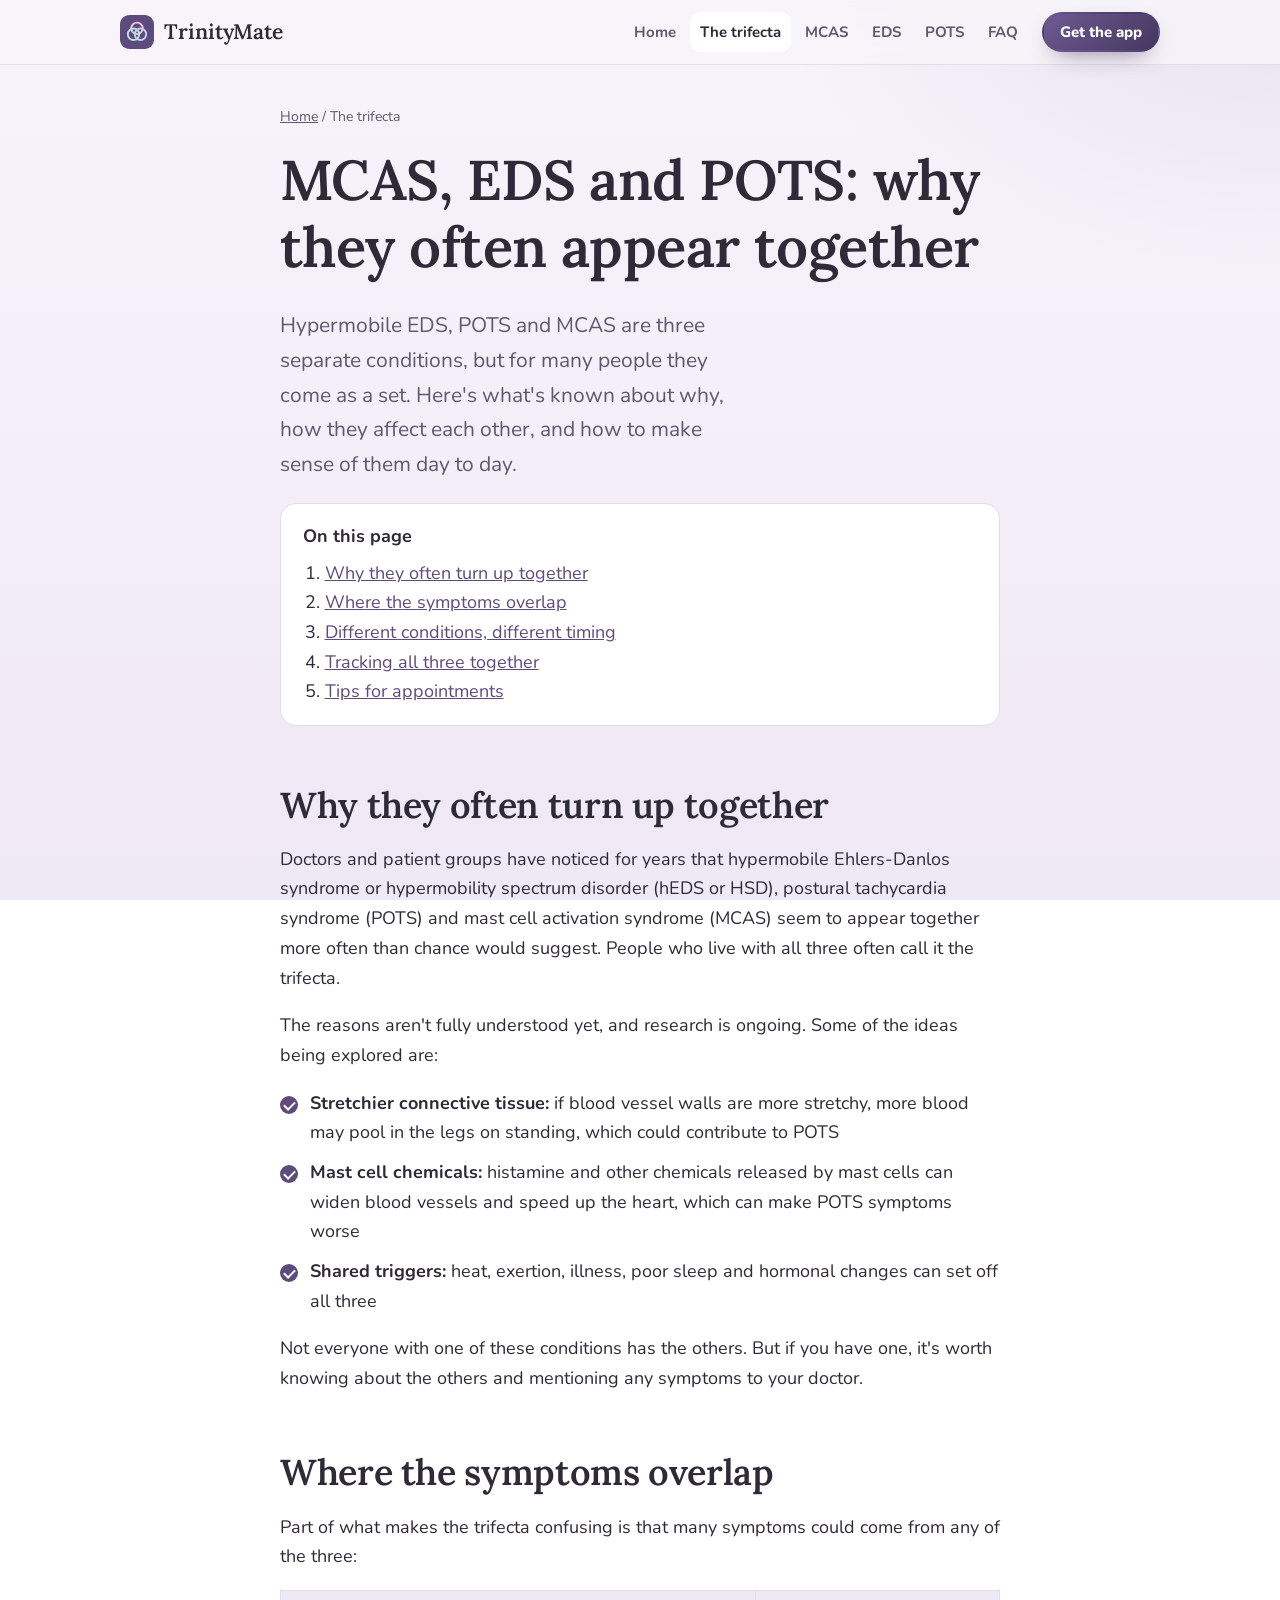
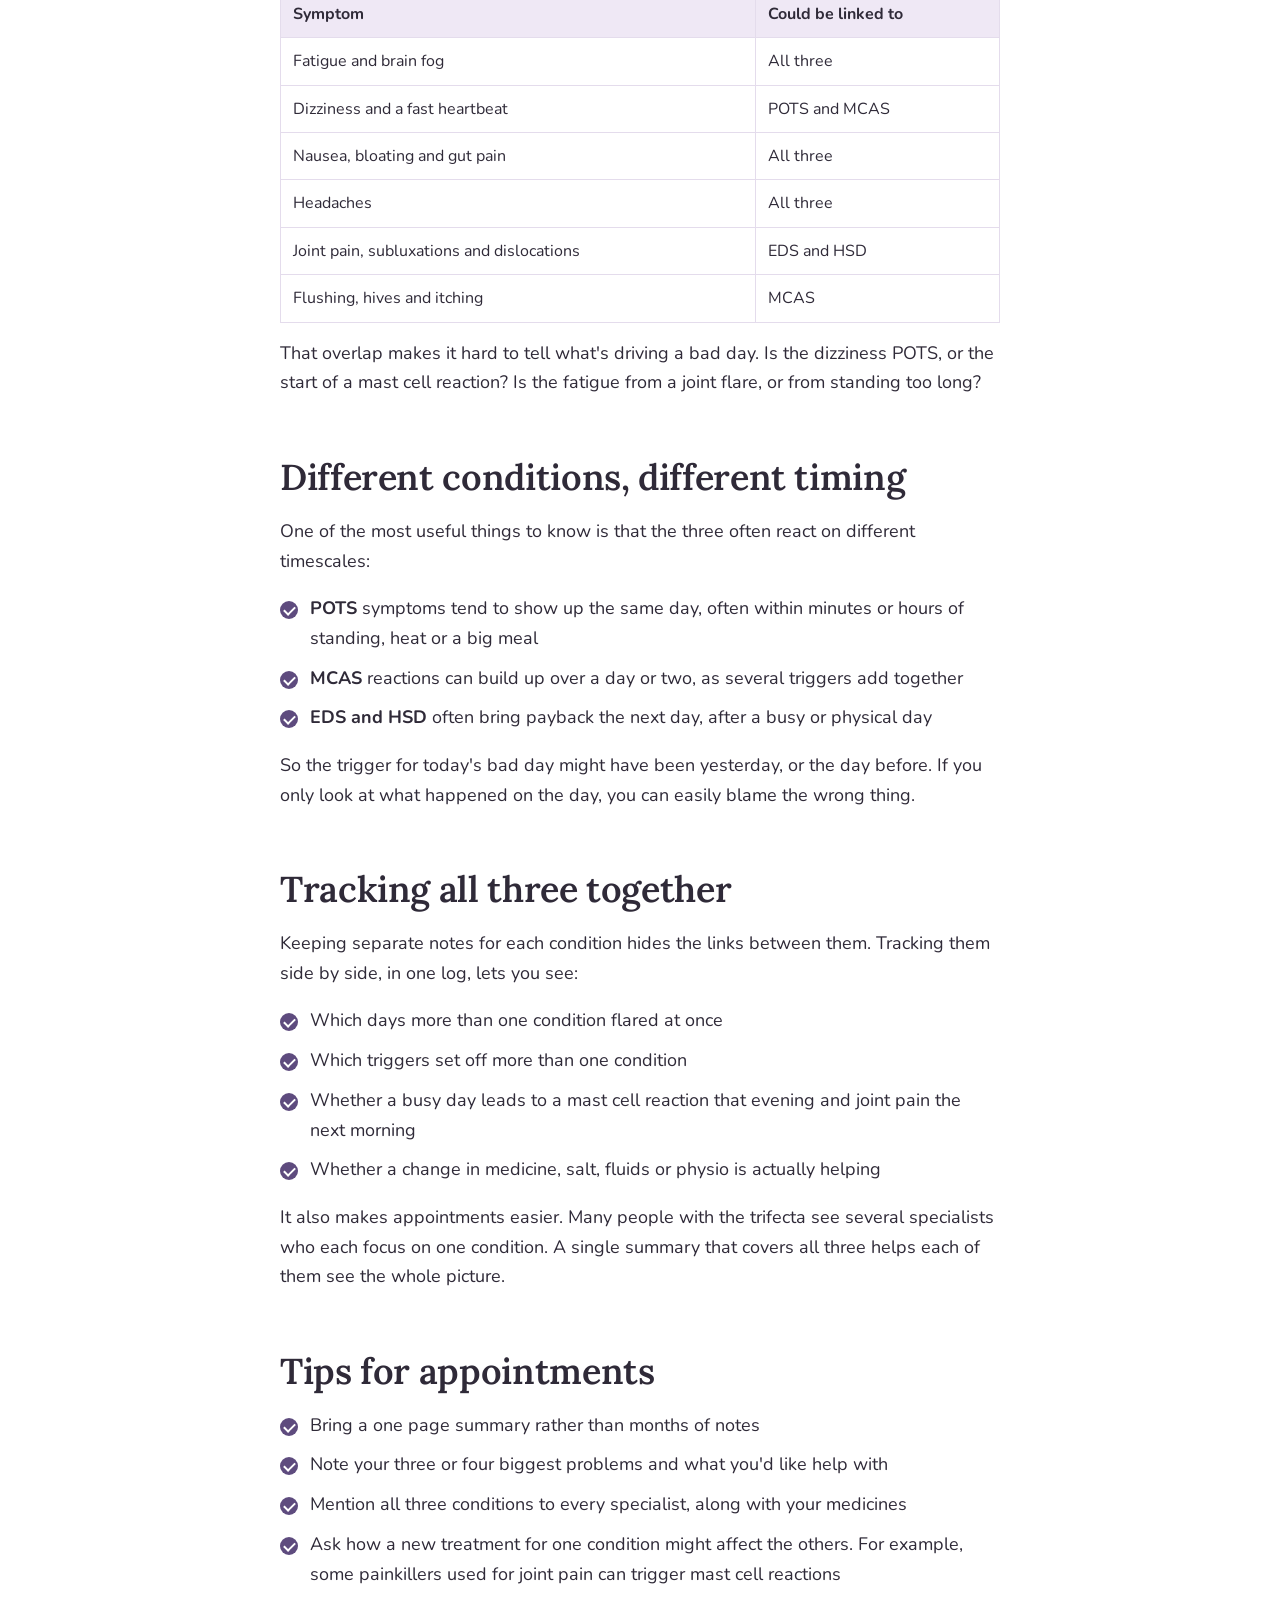
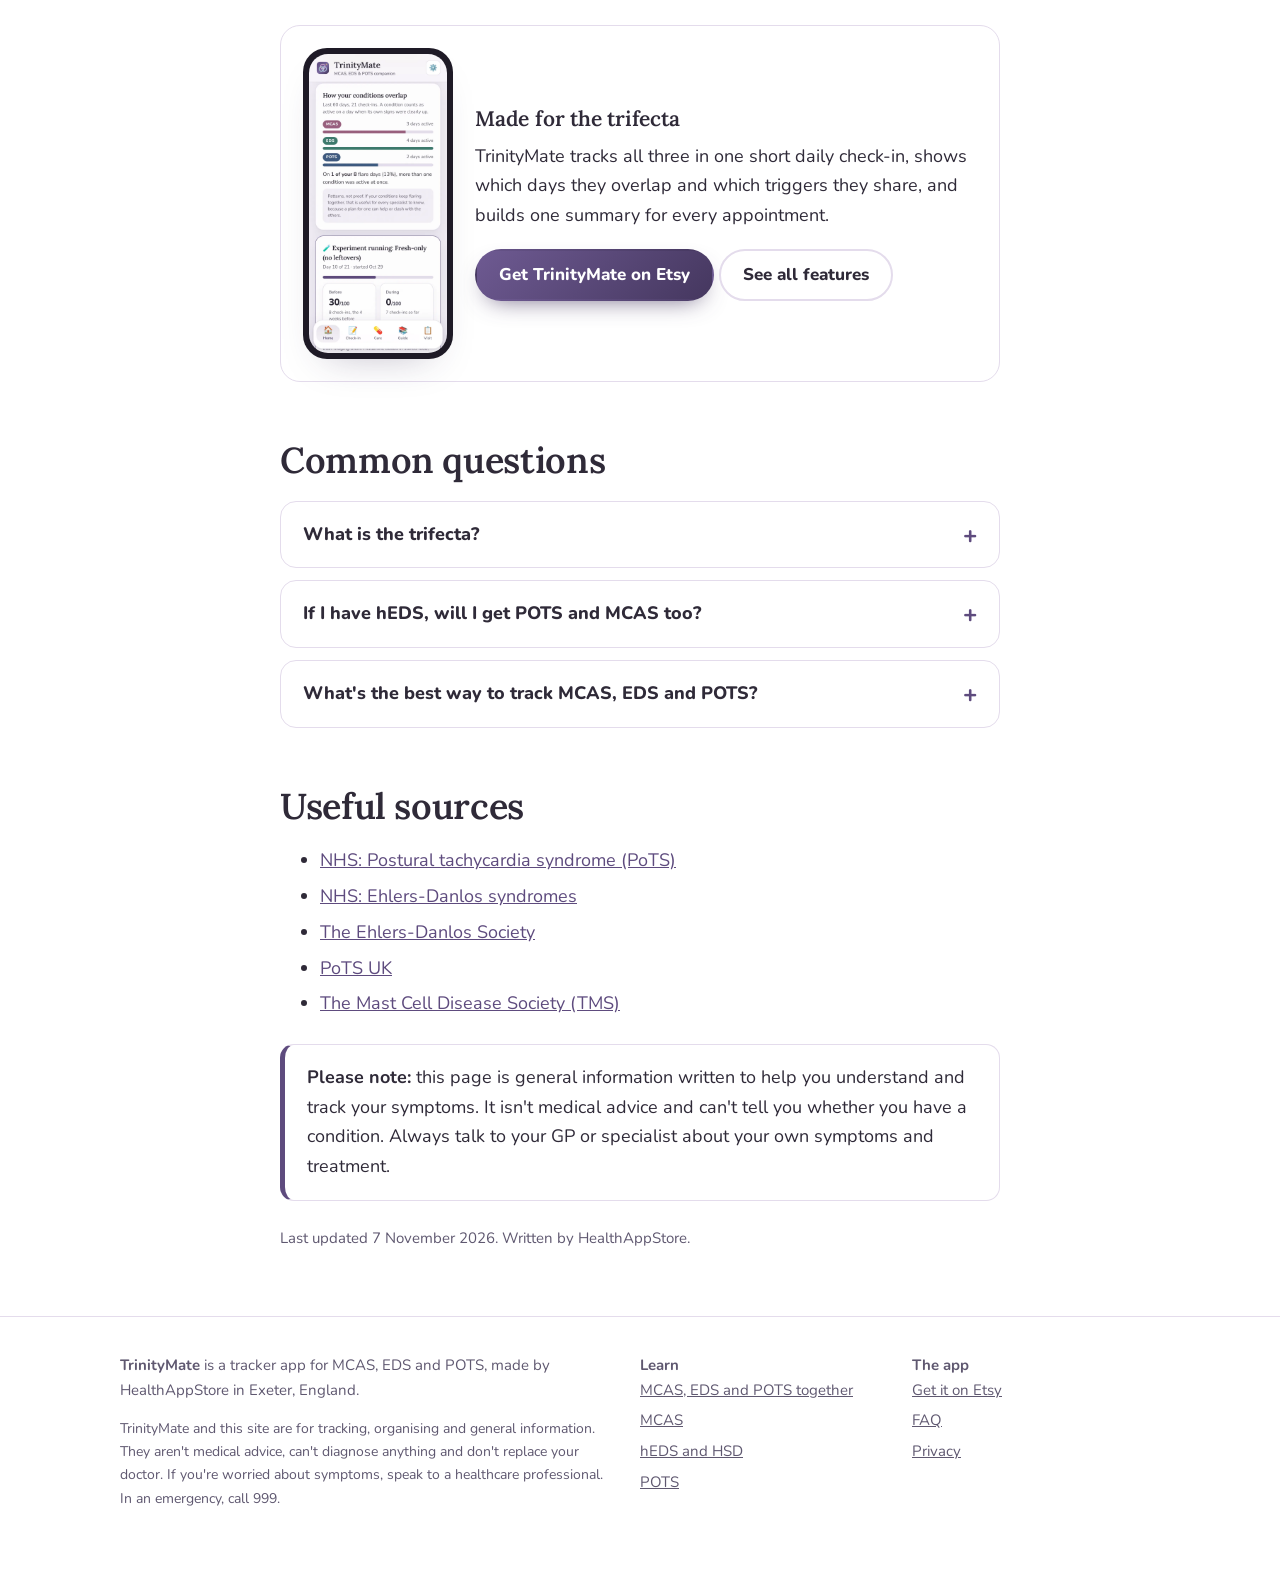
<file: mcas-eds-pots.html>
<!doctype html>
<html lang="en-GB">
<head>
<meta charset="utf-8">
<meta name="viewport" content="width=device-width, initial-scale=1">
<title>MCAS, EDS and POTS: The Trifecta Explained | TrinityMate</title>
<meta name="description" content="Why hEDS or HSD, POTS and MCAS often turn up together, how their symptoms overlap, why their timing differs, and how to track all three side by side.">
<meta name="robots" content="index,follow">
<link rel="canonical" href="https://moniuet.github.io/mcas-eds-pots/mcas-eds-pots.html">
<meta name="theme-color" content="#5E4B7E">
<link rel="icon" href="img/favicon.svg" type="image/svg+xml">
<link rel="icon" href="img/favicon-48.png" sizes="48x48" type="image/png">
<link rel="apple-touch-icon" href="img/apple-touch-icon.png">
<meta property="og:type" content="website">
<meta property="og:site_name" content="TrinityMate">
<meta property="og:title" content="MCAS, EDS and POTS: The Trifecta Explained | TrinityMate">
<meta property="og:description" content="Why hEDS or HSD, POTS and MCAS often turn up together, how their symptoms overlap, why their timing differs, and how to track all three side by side.">
<meta property="og:url" content="https://moniuet.github.io/mcas-eds-pots/mcas-eds-pots.html">
<meta property="og:image" content="https://moniuet.github.io/mcas-eds-pots/img/og.png">
<meta property="og:image:width" content="1200">
<meta property="og:image:height" content="630">
<meta property="og:locale" content="en_GB">
<meta name="twitter:card" content="summary_large_image">
<link rel="preconnect" href="https://fonts.googleapis.com">
<link rel="preconnect" href="https://fonts.gstatic.com" crossorigin>
<link href="https://fonts.googleapis.com/css2?family=Lora:wght@600&family=Nunito:wght@400;700;800&display=swap" rel="stylesheet">
<link rel="stylesheet" href="style.css">
<script type="application/ld+json">{"@context": "https://schema.org", "@graph": [{"@type": "Organization", "@id": "https://moniuet.github.io/mcas-eds-pots/#org", "name": "HealthAppStore", "url": "https://moniuet.github.io/mcas-eds-pots/", "logo": "https://moniuet.github.io/mcas-eds-pots/img/icon-192.png", "address": {"@type": "PostalAddress", "addressLocality": "Exeter", "addressCountry": "GB"}, "sameAs": ["https://www.etsy.com/uk/shop/HealthAppStore"]}, {"@type": "BreadcrumbList", "itemListElement": [{"@type": "ListItem", "position": 1, "name": "Home", "item": "https://moniuet.github.io/mcas-eds-pots/"}, {"@type": "ListItem", "position": 2, "name": "The trifecta", "item": "https://moniuet.github.io/mcas-eds-pots/mcas-eds-pots.html"}]}, {"@type": "MedicalWebPage", "@id": "https://moniuet.github.io/mcas-eds-pots/mcas-eds-pots.html", "url": "https://moniuet.github.io/mcas-eds-pots/mcas-eds-pots.html", "name": "MCAS, EDS and POTS: The Trifecta Explained | TrinityMate", "description": "Why hEDS or HSD, POTS and MCAS often turn up together, how their symptoms overlap, why their timing differs, and how to track all three side by side.", "inLanguage": "en-GB", "lastReviewed": "2026-11-07", "dateModified": "2026-11-07", "publisher": {"@id": "https://moniuet.github.io/mcas-eds-pots/#org"}, "about": [{"@type": "MedicalCondition", "name": "Mast cell activation syndrome", "alternateName": "MCAS"}, {"@type": "MedicalCondition", "name": "Hypermobile Ehlers-Danlos syndrome", "alternateName": "hEDS"}, {"@type": "MedicalCondition", "name": "Postural tachycardia syndrome", "alternateName": "POTS"}], "audience": {"@type": "PeopleAudience", "audienceType": "Patient"}}, {"@type": "FAQPage", "mainEntity": [{"@type": "Question", "name": "What is the trifecta?", "acceptedAnswer": {"@type": "Answer", "text": "It's an informal name used by patients for having hypermobile EDS or HSD, POTS and MCAS together. It isn't a medical diagnosis in itself."}}, {"@type": "Question", "name": "If I have hEDS, will I get POTS and MCAS too?", "acceptedAnswer": {"@type": "Answer", "text": "Not necessarily. Many people with hEDS or HSD don't have POTS or MCAS. But they're reported together often enough that it's worth mentioning any symptoms that might fit to your doctor."}}, {"@type": "Question", "name": "What's the best way to track MCAS, EDS and POTS?", "acceptedAnswer": {"@type": "Answer", "text": "Use one daily log that covers all three, rate symptoms the same way each day, note triggers and what you did, and look back over two or three days rather than just the day of a flare. TrinityMate was made to do exactly that."}}]}]}</script>
</head>
<body>
<a class="skip" href="#main">Skip to content</a>
<header class="top"><div class="wrap">
  <a class="brand" href="index.html"><img src="img/favicon.svg" alt="" width="34" height="34">TrinityMate</a>
  <nav class="nav" aria-label="Main"><a href="index.html">Home</a><a href="mcas-eds-pots.html" aria-current="page">The trifecta</a><a href="mcas.html">MCAS</a><a href="eds.html">EDS</a><a href="pots.html">POTS</a><a href="index.html#faq">FAQ</a></nav>
  <a class="btn btn-primary btn-sm" href="https://www.etsy.com/uk/listing/4588368774/mcas-eds-pots-tracker-app-symptom" rel="noopener">Get the app</a>
</div></header>
<main id="main">
<article class="article"><div class="wrap narrow">
<p class="crumbs"><a href="index.html">Home</a> / The trifecta</p>
<h1>MCAS, EDS and POTS: why they often appear together</h1>
<p class="lede">Hypermobile EDS, POTS and MCAS are three separate conditions, but for many people they come as a set. Here's what's known about why, how they affect each other, and how to make sense of them day to day.</p>
<nav class="toc" aria-label="On this page"><b>On this page</b><ol><li><a href="#together">Why they often turn up together</a></li><li><a href="#overlap">Where the symptoms overlap</a></li><li><a href="#timing">Different conditions, different timing</a></li><li><a href="#tracking">Tracking all three together</a></li><li><a href="#tips">Tips for appointments</a></li></ol></nav>

<h2 id="together">Why they often turn up together</h2>
<p>Doctors and patient groups have noticed for years that hypermobile Ehlers-Danlos syndrome or hypermobility spectrum disorder (hEDS or HSD), postural tachycardia syndrome (POTS) and mast cell activation syndrome (MCAS) seem to appear together more often than chance would suggest. People who live with all three often call it the trifecta.</p>
<p>The reasons aren't fully understood yet, and research is ongoing. Some of the ideas being explored are:</p>
<ul class="ticks">
<li><b>Stretchier connective tissue:</b> if blood vessel walls are more stretchy, more blood may pool in the legs on standing, which could contribute to POTS</li>
<li><b>Mast cell chemicals:</b> histamine and other chemicals released by mast cells can widen blood vessels and speed up the heart, which can make POTS symptoms worse</li>
<li><b>Shared triggers:</b> heat, exertion, illness, poor sleep and hormonal changes can set off all three</li>
</ul>
<p>Not everyone with one of these conditions has the others. But if you have one, it's worth knowing about the others and mentioning any symptoms to your doctor.</p>

<h2 id="overlap">Where the symptoms overlap</h2>
<p>Part of what makes the trifecta confusing is that many symptoms could come from any of the three:</p>
<table>
<tr><th>Symptom</th><th>Could be linked to</th></tr>
<tr><td>Fatigue and brain fog</td><td>All three</td></tr>
<tr><td>Dizziness and a fast heartbeat</td><td>POTS and MCAS</td></tr>
<tr><td>Nausea, bloating and gut pain</td><td>All three</td></tr>
<tr><td>Headaches</td><td>All three</td></tr>
<tr><td>Joint pain, subluxations and dislocations</td><td>EDS and HSD</td></tr>
<tr><td>Flushing, hives and itching</td><td>MCAS</td></tr>
</table>
<p>That overlap makes it hard to tell what's driving a bad day. Is the dizziness POTS, or the start of a mast cell reaction? Is the fatigue from a joint flare, or from standing too long?</p>

<h2 id="timing">Different conditions, different timing</h2>
<p>One of the most useful things to know is that the three often react on different timescales:</p>
<ul class="ticks">
<li><b>POTS</b> symptoms tend to show up the same day, often within minutes or hours of standing, heat or a big meal</li>
<li><b>MCAS</b> reactions can build up over a day or two, as several triggers add together</li>
<li><b>EDS and HSD</b> often bring payback the next day, after a busy or physical day</li>
</ul>
<p>So the trigger for today's bad day might have been yesterday, or the day before. If you only look at what happened on the day, you can easily blame the wrong thing.</p>

<h2 id="tracking">Tracking all three together</h2>
<p>Keeping separate notes for each condition hides the links between them. Tracking them side by side, in one log, lets you see:</p>
<ul class="ticks">
<li>Which days more than one condition flared at once</li>
<li>Which triggers set off more than one condition</li>
<li>Whether a busy day leads to a mast cell reaction that evening and joint pain the next morning</li>
<li>Whether a change in medicine, salt, fluids or physio is actually helping</li>
</ul>
<p>It also makes appointments easier. Many people with the trifecta see several specialists who each focus on one condition. A single summary that covers all three helps each of them see the whole picture.</p>

<h2 id="tips">Tips for appointments</h2>
<ul class="ticks">
<li>Bring a one page summary rather than months of notes</li>
<li>Note your three or four biggest problems and what you'd like help with</li>
<li>Mention all three conditions to every specialist, along with your medicines</li>
<li>Ask how a new treatment for one condition might affect the others. For example, some painkillers used for joint pain can trigger mast cell reactions</li>
</ul>

<aside class="inline-cta"><div class="phone"><img src="img/overlap.webp" alt="TrinityMate's view of how MCAS, EDS and POTS overlap" width="390" height="844" loading="lazy" decoding="async"></div><div><h3>Made for the trifecta</h3><p>TrinityMate tracks all three in one short daily check-in, shows which days they overlap and which triggers they share, and builds one summary for every appointment.</p>
<a class="btn btn-primary" href="https://www.etsy.com/uk/listing/4588368774/mcas-eds-pots-tracker-app-symptom" rel="noopener">Get TrinityMate on Etsy</a> <a class="btn btn-ghost" href="index.html">See all features</a></div></aside>
<h2 id="faq">Common questions</h2><details><summary>What is the trifecta?</summary><div><p>It's an informal name used by patients for having hypermobile EDS or HSD, POTS and MCAS together. It isn't a medical diagnosis in itself.</p></div></details><details><summary>If I have hEDS, will I get POTS and MCAS too?</summary><div><p>Not necessarily. Many people with hEDS or HSD don't have POTS or MCAS. But they're reported together often enough that it's worth mentioning any symptoms that might fit to your doctor.</p></div></details><details><summary>What's the best way to track MCAS, EDS and POTS?</summary><div><p>Use one daily log that covers all three, rate symptoms the same way each day, note triggers and what you did, and look back over two or three days rather than just the day of a flare. TrinityMate was made to do exactly that.</p></div></details>
<h2 id="sources">Useful sources</h2><ul class="sources"><li><a href="https://www.nhs.uk/conditions/postural-tachycardia-syndrome/" rel="noopener">NHS: Postural tachycardia syndrome (PoTS)</a></li><li><a href="https://www.nhs.uk/conditions/ehlers-danlos-syndromes/" rel="noopener">NHS: Ehlers-Danlos syndromes</a></li><li><a href="https://www.ehlers-danlos.com/what-is-eds/" rel="noopener">The Ehlers-Danlos Society</a></li><li><a href="https://www.potsuk.org/" rel="noopener">PoTS UK</a></li><li><a href="https://tmsforacure.org/" rel="noopener">The Mast Cell Disease Society (TMS)</a></li></ul>
<div class="callout"><b>Please note:</b> this page is general information written to help you understand and track your symptoms. It isn't medical advice and can't tell you whether you have a condition. Always talk to your GP or specialist about your own symptoms and treatment.</div>
<p class="meta">Last updated 7 November 2026. Written by HealthAppStore.</p>
</div></article>
</main>
<footer><div class="wrap">
  <div>
    <p><b>TrinityMate</b> is a tracker app for MCAS, EDS and POTS, made by HealthAppStore in Exeter, England.</p>
    <p class="small">TrinityMate and this site are for tracking, organising and general information. They aren't medical advice, can't diagnose anything and don't replace your doctor. If you're worried about symptoms, speak to a healthcare professional. In an emergency, call 999.</p>
  </div>
  <div><b>Learn</b><ul>
    <li><a href="mcas-eds-pots.html">MCAS, EDS and POTS together</a></li>
    <li><a href="mcas.html">MCAS</a></li><li><a href="eds.html">hEDS and HSD</a></li><li><a href="pots.html">POTS</a></li>
  </ul></div>
  <div><b>The app</b><ul>
    <li><a href="https://www.etsy.com/uk/listing/4588368774/mcas-eds-pots-tracker-app-symptom" rel="noopener">Get it on Etsy</a></li>
    <li><a href="index.html#faq">FAQ</a></li>
    <li><a href="privacy.html">Privacy</a></li>
  </ul></div>
</div></footer>
</body>
</html>
</file>
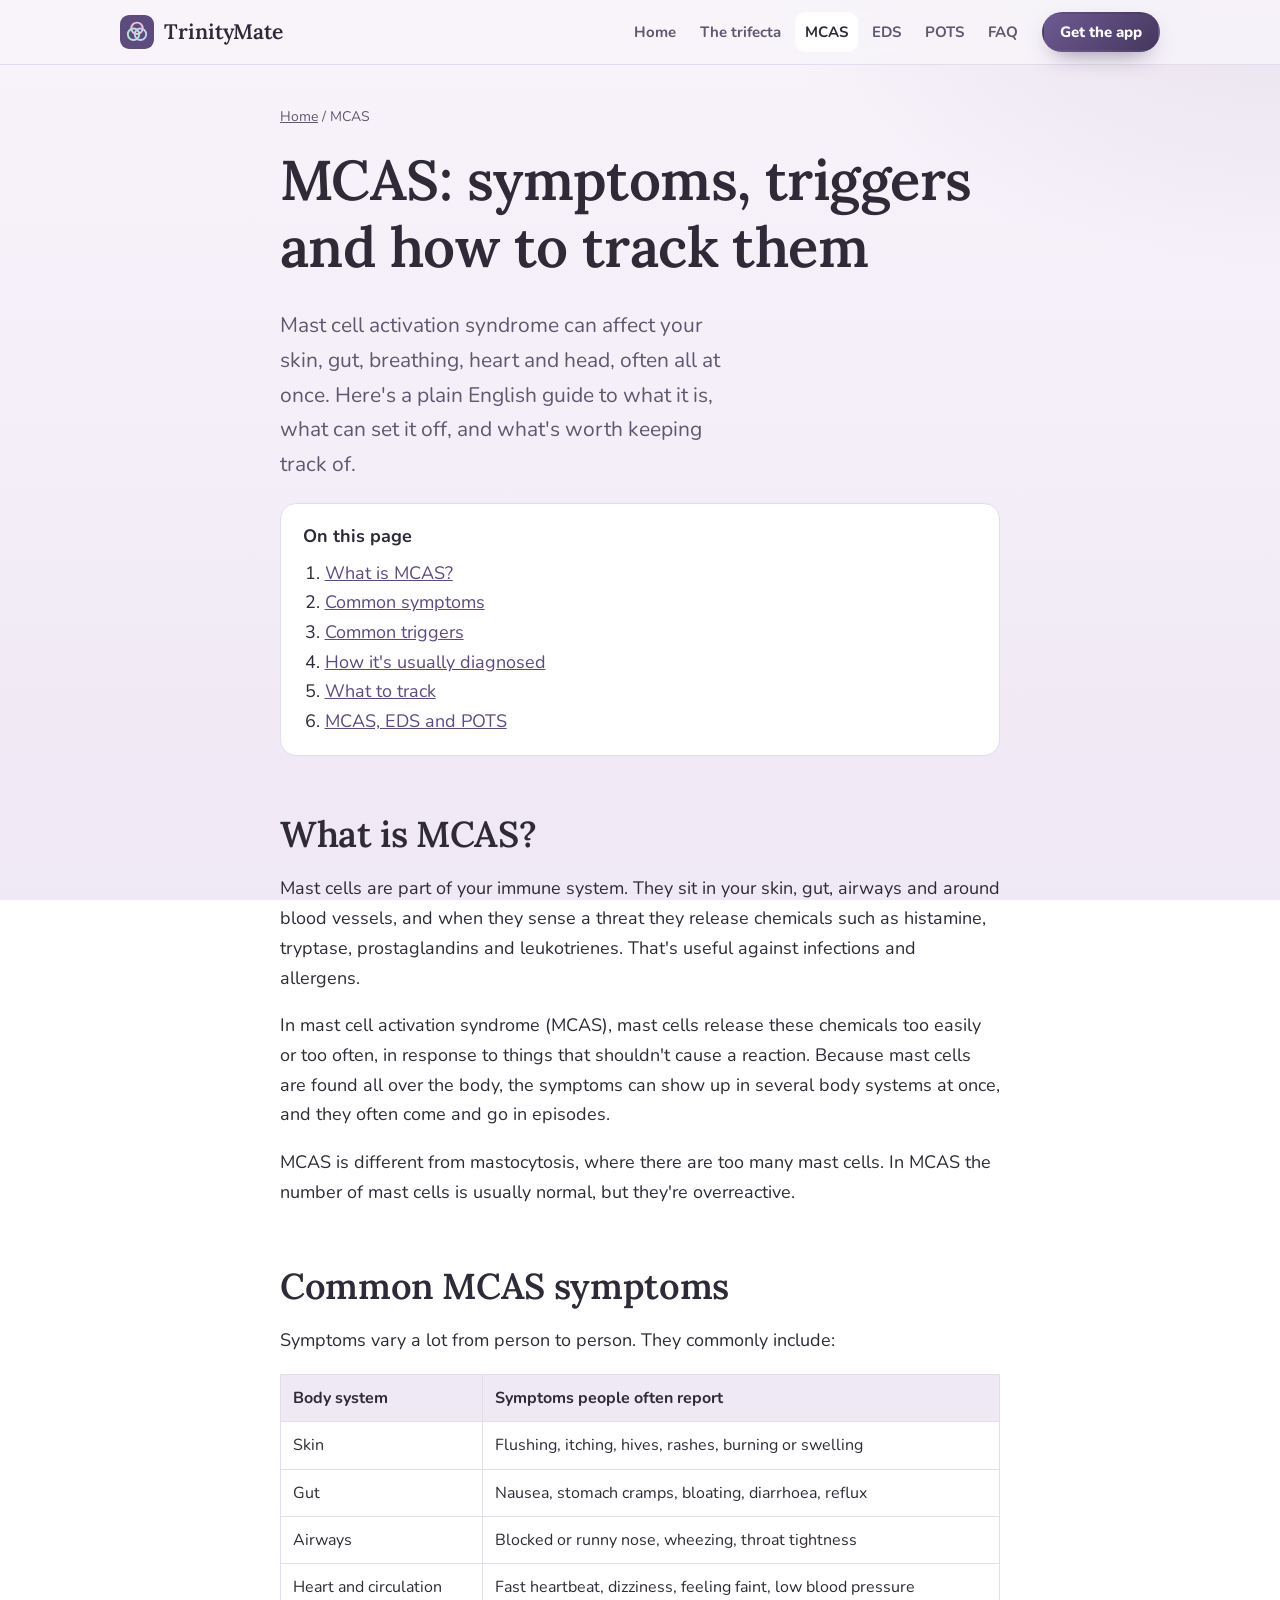
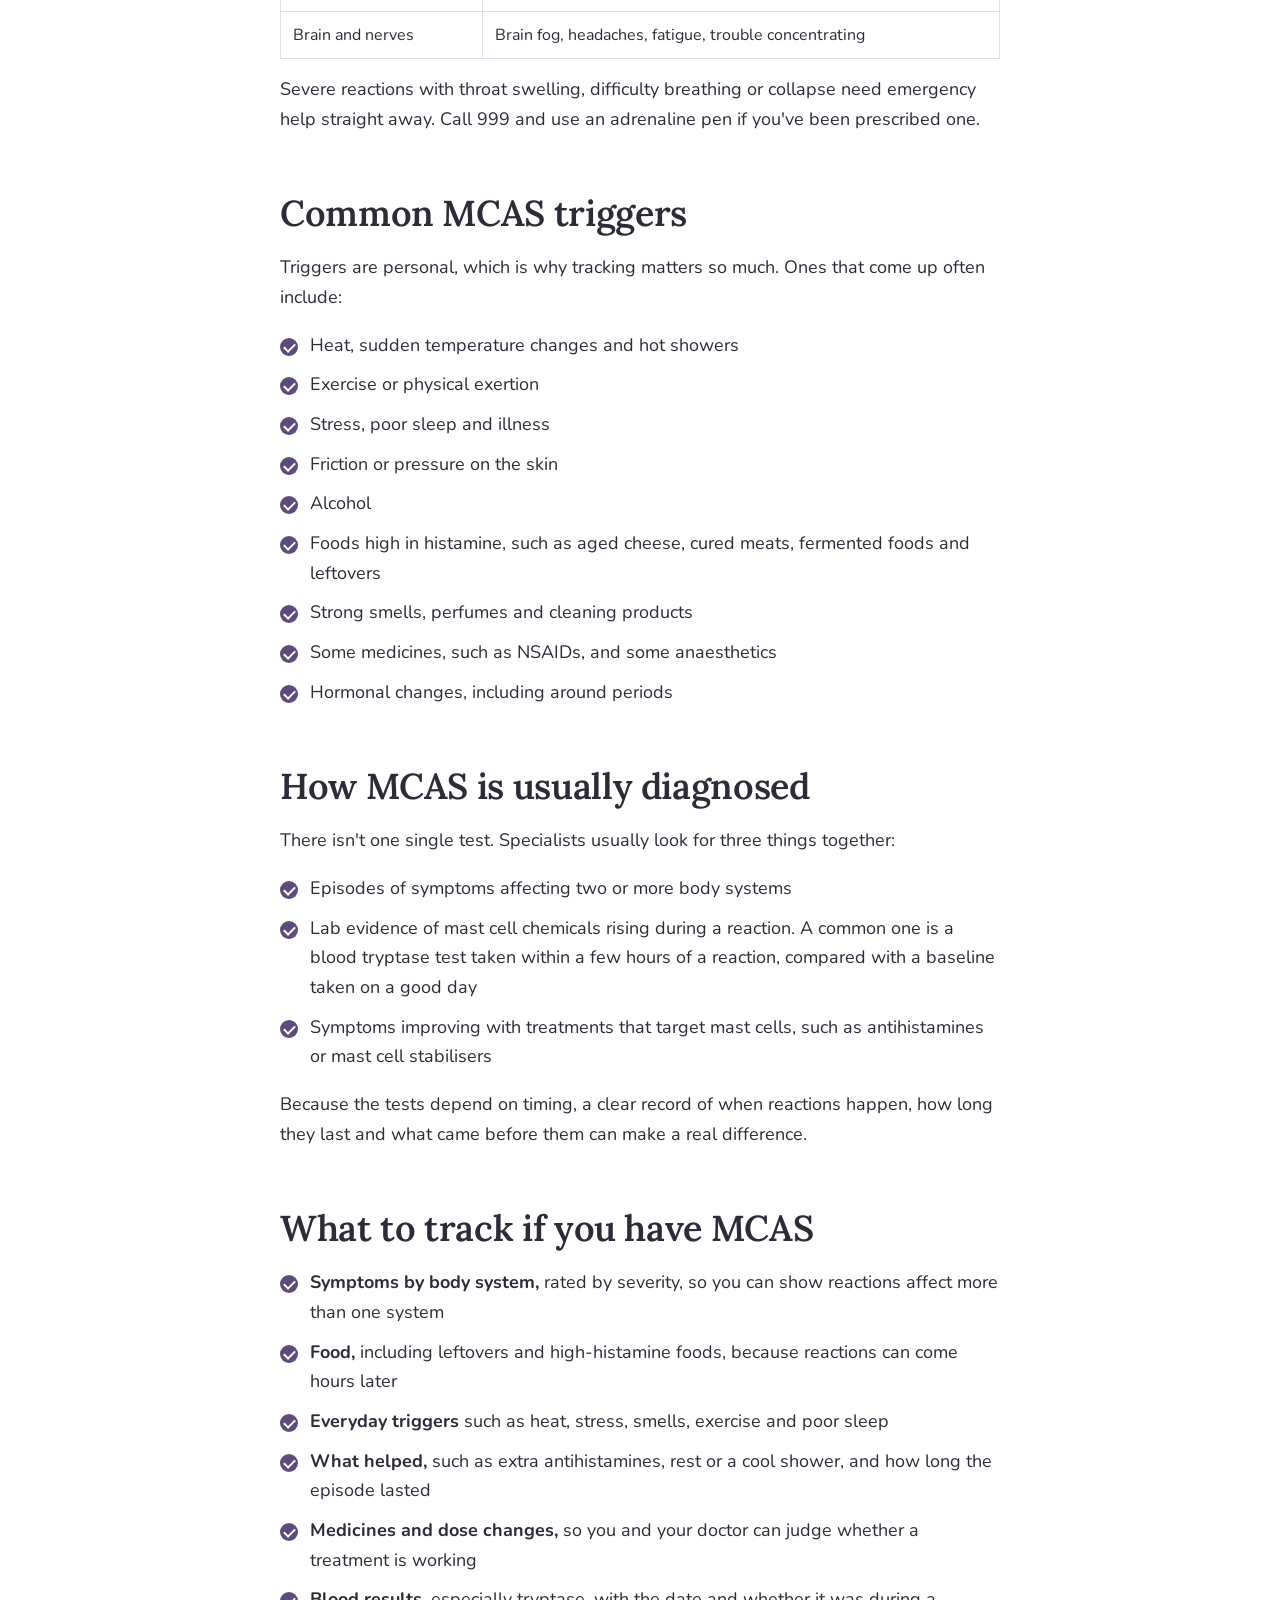
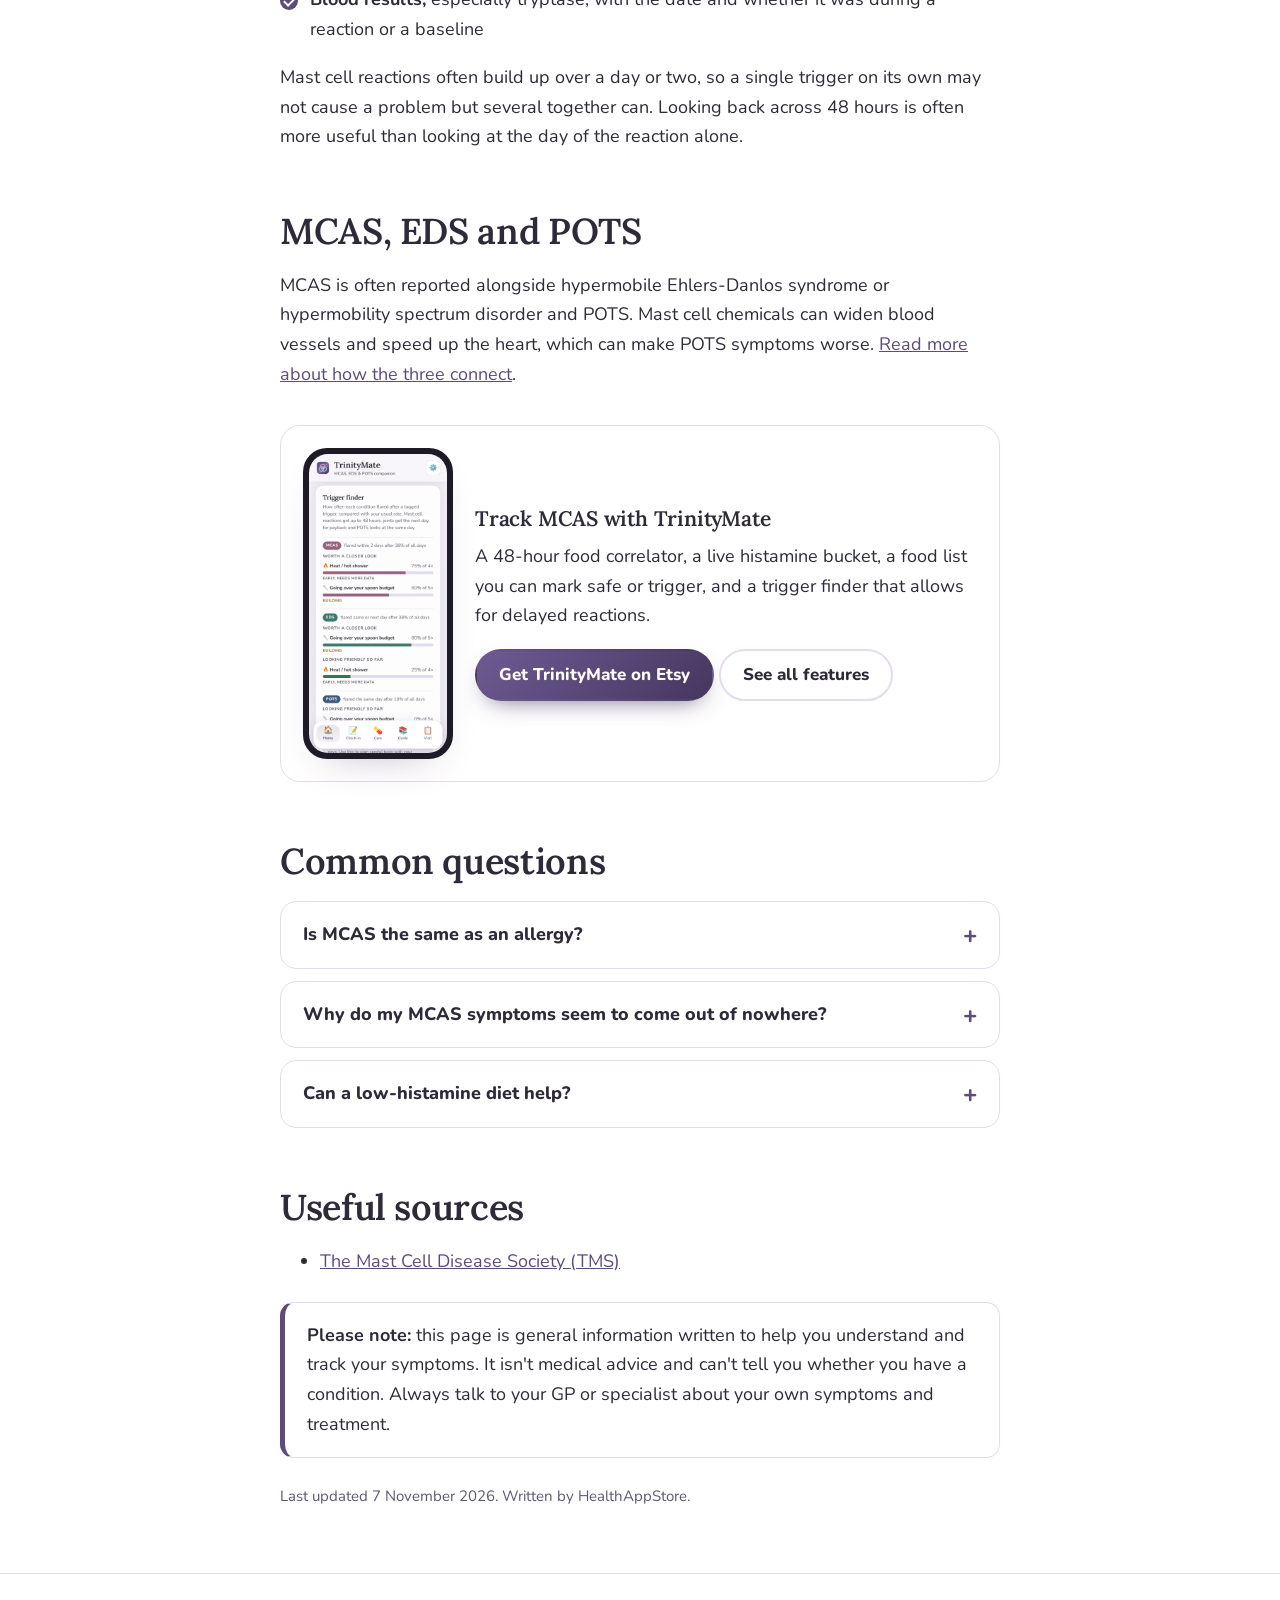
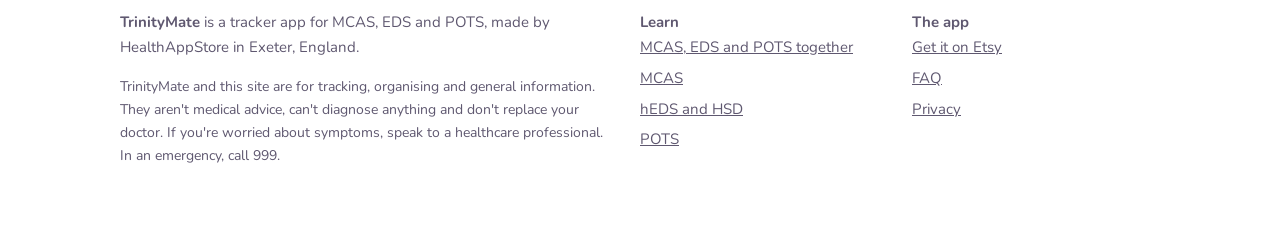
<file: mcas.html>
<!doctype html>
<html lang="en-GB">
<head>
<meta charset="utf-8">
<meta name="viewport" content="width=device-width, initial-scale=1">
<title>MCAS Symptoms, Triggers and Tracking | TrinityMate</title>
<meta name="description" content="What mast cell activation syndrome (MCAS) is, common symptoms and triggers, how it's usually diagnosed, and what to track to spot your own patterns.">
<meta name="robots" content="index,follow">
<link rel="canonical" href="https://moniuet.github.io/mcas-eds-pots/mcas.html">
<meta name="theme-color" content="#5E4B7E">
<link rel="icon" href="img/favicon.svg" type="image/svg+xml">
<link rel="icon" href="img/favicon-48.png" sizes="48x48" type="image/png">
<link rel="apple-touch-icon" href="img/apple-touch-icon.png">
<meta property="og:type" content="website">
<meta property="og:site_name" content="TrinityMate">
<meta property="og:title" content="MCAS Symptoms, Triggers and Tracking | TrinityMate">
<meta property="og:description" content="What mast cell activation syndrome (MCAS) is, common symptoms and triggers, how it's usually diagnosed, and what to track to spot your own patterns.">
<meta property="og:url" content="https://moniuet.github.io/mcas-eds-pots/mcas.html">
<meta property="og:image" content="https://moniuet.github.io/mcas-eds-pots/img/og.png">
<meta property="og:image:width" content="1200">
<meta property="og:image:height" content="630">
<meta property="og:locale" content="en_GB">
<meta name="twitter:card" content="summary_large_image">
<link rel="preconnect" href="https://fonts.googleapis.com">
<link rel="preconnect" href="https://fonts.gstatic.com" crossorigin>
<link href="https://fonts.googleapis.com/css2?family=Lora:wght@600&family=Nunito:wght@400;700;800&display=swap" rel="stylesheet">
<link rel="stylesheet" href="style.css">
<script type="application/ld+json">{"@context": "https://schema.org", "@graph": [{"@type": "Organization", "@id": "https://moniuet.github.io/mcas-eds-pots/#org", "name": "HealthAppStore", "url": "https://moniuet.github.io/mcas-eds-pots/", "logo": "https://moniuet.github.io/mcas-eds-pots/img/icon-192.png", "address": {"@type": "PostalAddress", "addressLocality": "Exeter", "addressCountry": "GB"}, "sameAs": ["https://www.etsy.com/uk/shop/HealthAppStore"]}, {"@type": "BreadcrumbList", "itemListElement": [{"@type": "ListItem", "position": 1, "name": "Home", "item": "https://moniuet.github.io/mcas-eds-pots/"}, {"@type": "ListItem", "position": 2, "name": "MCAS", "item": "https://moniuet.github.io/mcas-eds-pots/mcas.html"}]}, {"@type": "MedicalWebPage", "@id": "https://moniuet.github.io/mcas-eds-pots/mcas.html", "url": "https://moniuet.github.io/mcas-eds-pots/mcas.html", "name": "MCAS Symptoms, Triggers and Tracking | TrinityMate", "description": "What mast cell activation syndrome (MCAS) is, common symptoms and triggers, how it's usually diagnosed, and what to track to spot your own patterns.", "inLanguage": "en-GB", "lastReviewed": "2026-11-07", "dateModified": "2026-11-07", "publisher": {"@id": "https://moniuet.github.io/mcas-eds-pots/#org"}, "about": {"@type": "MedicalCondition", "name": "Mast cell activation syndrome", "alternateName": "MCAS"}, "audience": {"@type": "PeopleAudience", "audienceType": "Patient"}}, {"@type": "FAQPage", "mainEntity": [{"@type": "Question", "name": "Is MCAS the same as an allergy?", "acceptedAnswer": {"@type": "Answer", "text": "Not quite. In an allergy, the immune system reacts to a specific trigger such as pollen or peanuts through an antibody called IgE. In MCAS, mast cells release their chemicals more easily in general, often to a mix of triggers, and allergy tests can be normal."}}, {"@type": "Question", "name": "Why do my MCAS symptoms seem to come out of nowhere?", "acceptedAnswer": {"@type": "Answer", "text": "Often several smaller triggers add up, such as a warm room, a stressful day and a high-histamine meal. People sometimes call this the bucket effect. Tracking across a couple of days can show which combinations tend to tip you over."}}, {"@type": "Question", "name": "Can a low-histamine diet help?", "acceptedAnswer": {"@type": "Answer", "text": "Some people find it helps calm symptoms for a while, but it's usually meant as a short phase followed by careful reintroduction, ideally with support from a dietitian or doctor, so your diet doesn't become more limited than it needs to be."}}]}]}</script>
</head>
<body>
<a class="skip" href="#main">Skip to content</a>
<header class="top"><div class="wrap">
  <a class="brand" href="index.html"><img src="img/favicon.svg" alt="" width="34" height="34">TrinityMate</a>
  <nav class="nav" aria-label="Main"><a href="index.html">Home</a><a href="mcas-eds-pots.html">The trifecta</a><a href="mcas.html" aria-current="page">MCAS</a><a href="eds.html">EDS</a><a href="pots.html">POTS</a><a href="index.html#faq">FAQ</a></nav>
  <a class="btn btn-primary btn-sm" href="https://www.etsy.com/uk/listing/4588368774/mcas-eds-pots-tracker-app-symptom" rel="noopener">Get the app</a>
</div></header>
<main id="main">
<article class="article"><div class="wrap narrow">
<p class="crumbs"><a href="index.html">Home</a> / MCAS</p>
<h1>MCAS: symptoms, triggers and how to track them</h1>
<p class="lede">Mast cell activation syndrome can affect your skin, gut, breathing, heart and head, often all at once. Here's a plain English guide to what it is, what can set it off, and what's worth keeping track of.</p>
<nav class="toc" aria-label="On this page"><b>On this page</b><ol><li><a href="#what">What is MCAS?</a></li><li><a href="#symptoms">Common symptoms</a></li><li><a href="#triggers">Common triggers</a></li><li><a href="#diagnosis">How it's usually diagnosed</a></li><li><a href="#tracking">What to track</a></li><li><a href="#eds-pots">MCAS, EDS and POTS</a></li></ol></nav>

<h2 id="what">What is MCAS?</h2>
<p>Mast cells are part of your immune system. They sit in your skin, gut, airways and around blood vessels, and when they sense a threat they release chemicals such as histamine, tryptase, prostaglandins and leukotrienes. That's useful against infections and allergens.</p>
<p>In mast cell activation syndrome (MCAS), mast cells release these chemicals too easily or too often, in response to things that shouldn't cause a reaction. Because mast cells are found all over the body, the symptoms can show up in several body systems at once, and they often come and go in episodes.</p>
<p>MCAS is different from mastocytosis, where there are too many mast cells. In MCAS the number of mast cells is usually normal, but they're overreactive.</p>

<h2 id="symptoms">Common MCAS symptoms</h2>
<p>Symptoms vary a lot from person to person. They commonly include:</p>
<table>
<tr><th>Body system</th><th>Symptoms people often report</th></tr>
<tr><td>Skin</td><td>Flushing, itching, hives, rashes, burning or swelling</td></tr>
<tr><td>Gut</td><td>Nausea, stomach cramps, bloating, diarrhoea, reflux</td></tr>
<tr><td>Airways</td><td>Blocked or runny nose, wheezing, throat tightness</td></tr>
<tr><td>Heart and circulation</td><td>Fast heartbeat, dizziness, feeling faint, low blood pressure</td></tr>
<tr><td>Brain and nerves</td><td>Brain fog, headaches, fatigue, trouble concentrating</td></tr>
</table>
<p>Severe reactions with throat swelling, difficulty breathing or collapse need emergency help straight away. Call 999 and use an adrenaline pen if you've been prescribed one.</p>

<h2 id="triggers">Common MCAS triggers</h2>
<p>Triggers are personal, which is why tracking matters so much. Ones that come up often include:</p>
<ul class="ticks">
<li>Heat, sudden temperature changes and hot showers</li>
<li>Exercise or physical exertion</li>
<li>Stress, poor sleep and illness</li>
<li>Friction or pressure on the skin</li>
<li>Alcohol</li>
<li>Foods high in histamine, such as aged cheese, cured meats, fermented foods and leftovers</li>
<li>Strong smells, perfumes and cleaning products</li>
<li>Some medicines, such as NSAIDs, and some anaesthetics</li>
<li>Hormonal changes, including around periods</li>
</ul>

<h2 id="diagnosis">How MCAS is usually diagnosed</h2>
<p>There isn't one single test. Specialists usually look for three things together:</p>
<ul class="ticks">
<li>Episodes of symptoms affecting two or more body systems</li>
<li>Lab evidence of mast cell chemicals rising during a reaction. A common one is a blood tryptase test taken within a few hours of a reaction, compared with a baseline taken on a good day</li>
<li>Symptoms improving with treatments that target mast cells, such as antihistamines or mast cell stabilisers</li>
</ul>
<p>Because the tests depend on timing, a clear record of when reactions happen, how long they last and what came before them can make a real difference.</p>

<h2 id="tracking">What to track if you have MCAS</h2>
<ul class="ticks">
<li><b>Symptoms by body system,</b> rated by severity, so you can show reactions affect more than one system</li>
<li><b>Food,</b> including leftovers and high-histamine foods, because reactions can come hours later</li>
<li><b>Everyday triggers</b> such as heat, stress, smells, exercise and poor sleep</li>
<li><b>What helped,</b> such as extra antihistamines, rest or a cool shower, and how long the episode lasted</li>
<li><b>Medicines and dose changes,</b> so you and your doctor can judge whether a treatment is working</li>
<li><b>Blood results,</b> especially tryptase, with the date and whether it was during a reaction or a baseline</li>
</ul>
<p>Mast cell reactions often build up over a day or two, so a single trigger on its own may not cause a problem but several together can. Looking back across 48 hours is often more useful than looking at the day of the reaction alone.</p>

<h2 id="eds-pots">MCAS, EDS and POTS</h2>
<p>MCAS is often reported alongside hypermobile Ehlers-Danlos syndrome or hypermobility spectrum disorder and POTS. Mast cell chemicals can widen blood vessels and speed up the heart, which can make POTS symptoms worse. <a href="mcas-eds-pots.html">Read more about how the three connect</a>.</p>

<aside class="inline-cta"><div class="phone"><img src="img/finder.webp" alt="TrinityMate's trigger finder for MCAS reactions" width="390" height="844" loading="lazy" decoding="async"></div><div><h3>Track MCAS with TrinityMate</h3><p>A 48-hour food correlator, a live histamine bucket, a food list you can mark safe or trigger, and a trigger finder that allows for delayed reactions.</p>
<a class="btn btn-primary" href="https://www.etsy.com/uk/listing/4588368774/mcas-eds-pots-tracker-app-symptom" rel="noopener">Get TrinityMate on Etsy</a> <a class="btn btn-ghost" href="index.html">See all features</a></div></aside>
<h2 id="faq">Common questions</h2><details><summary>Is MCAS the same as an allergy?</summary><div><p>Not quite. In an allergy, the immune system reacts to a specific trigger such as pollen or peanuts through an antibody called IgE. In MCAS, mast cells release their chemicals more easily in general, often to a mix of triggers, and allergy tests can be normal.</p></div></details><details><summary>Why do my MCAS symptoms seem to come out of nowhere?</summary><div><p>Often several smaller triggers add up, such as a warm room, a stressful day and a high-histamine meal. People sometimes call this the bucket effect. Tracking across a couple of days can show which combinations tend to tip you over.</p></div></details><details><summary>Can a low-histamine diet help?</summary><div><p>Some people find it helps calm symptoms for a while, but it's usually meant as a short phase followed by careful reintroduction, ideally with support from a dietitian or doctor, so your diet doesn't become more limited than it needs to be.</p></div></details>
<h2 id="sources">Useful sources</h2><ul class="sources"><li><a href="https://tmsforacure.org/" rel="noopener">The Mast Cell Disease Society (TMS)</a></li></ul>
<div class="callout"><b>Please note:</b> this page is general information written to help you understand and track your symptoms. It isn't medical advice and can't tell you whether you have a condition. Always talk to your GP or specialist about your own symptoms and treatment.</div>
<p class="meta">Last updated 7 November 2026. Written by HealthAppStore.</p>
</div></article>
</main>
<footer><div class="wrap">
  <div>
    <p><b>TrinityMate</b> is a tracker app for MCAS, EDS and POTS, made by HealthAppStore in Exeter, England.</p>
    <p class="small">TrinityMate and this site are for tracking, organising and general information. They aren't medical advice, can't diagnose anything and don't replace your doctor. If you're worried about symptoms, speak to a healthcare professional. In an emergency, call 999.</p>
  </div>
  <div><b>Learn</b><ul>
    <li><a href="mcas-eds-pots.html">MCAS, EDS and POTS together</a></li>
    <li><a href="mcas.html">MCAS</a></li><li><a href="eds.html">hEDS and HSD</a></li><li><a href="pots.html">POTS</a></li>
  </ul></div>
  <div><b>The app</b><ul>
    <li><a href="https://www.etsy.com/uk/listing/4588368774/mcas-eds-pots-tracker-app-symptom" rel="noopener">Get it on Etsy</a></li>
    <li><a href="index.html#faq">FAQ</a></li>
    <li><a href="privacy.html">Privacy</a></li>
  </ul></div>
</div></footer>
</body>
</html>
</file>
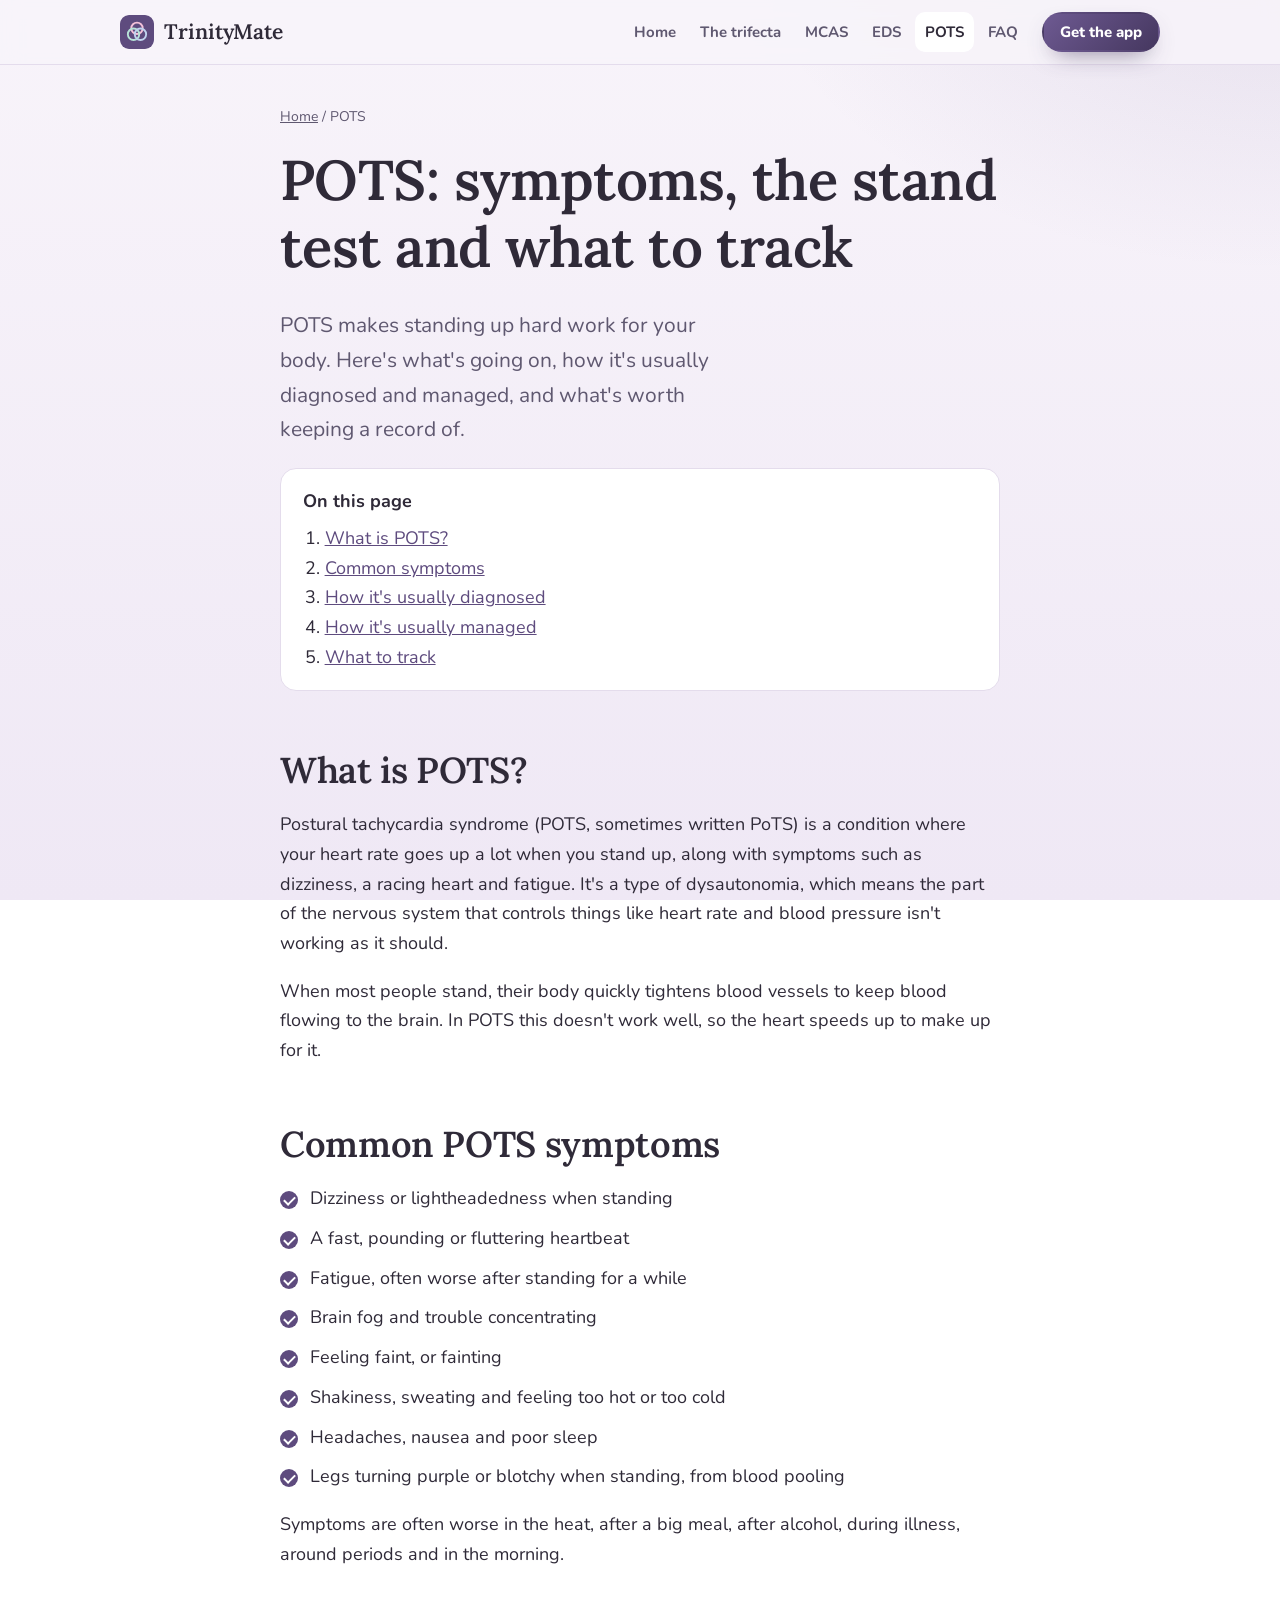
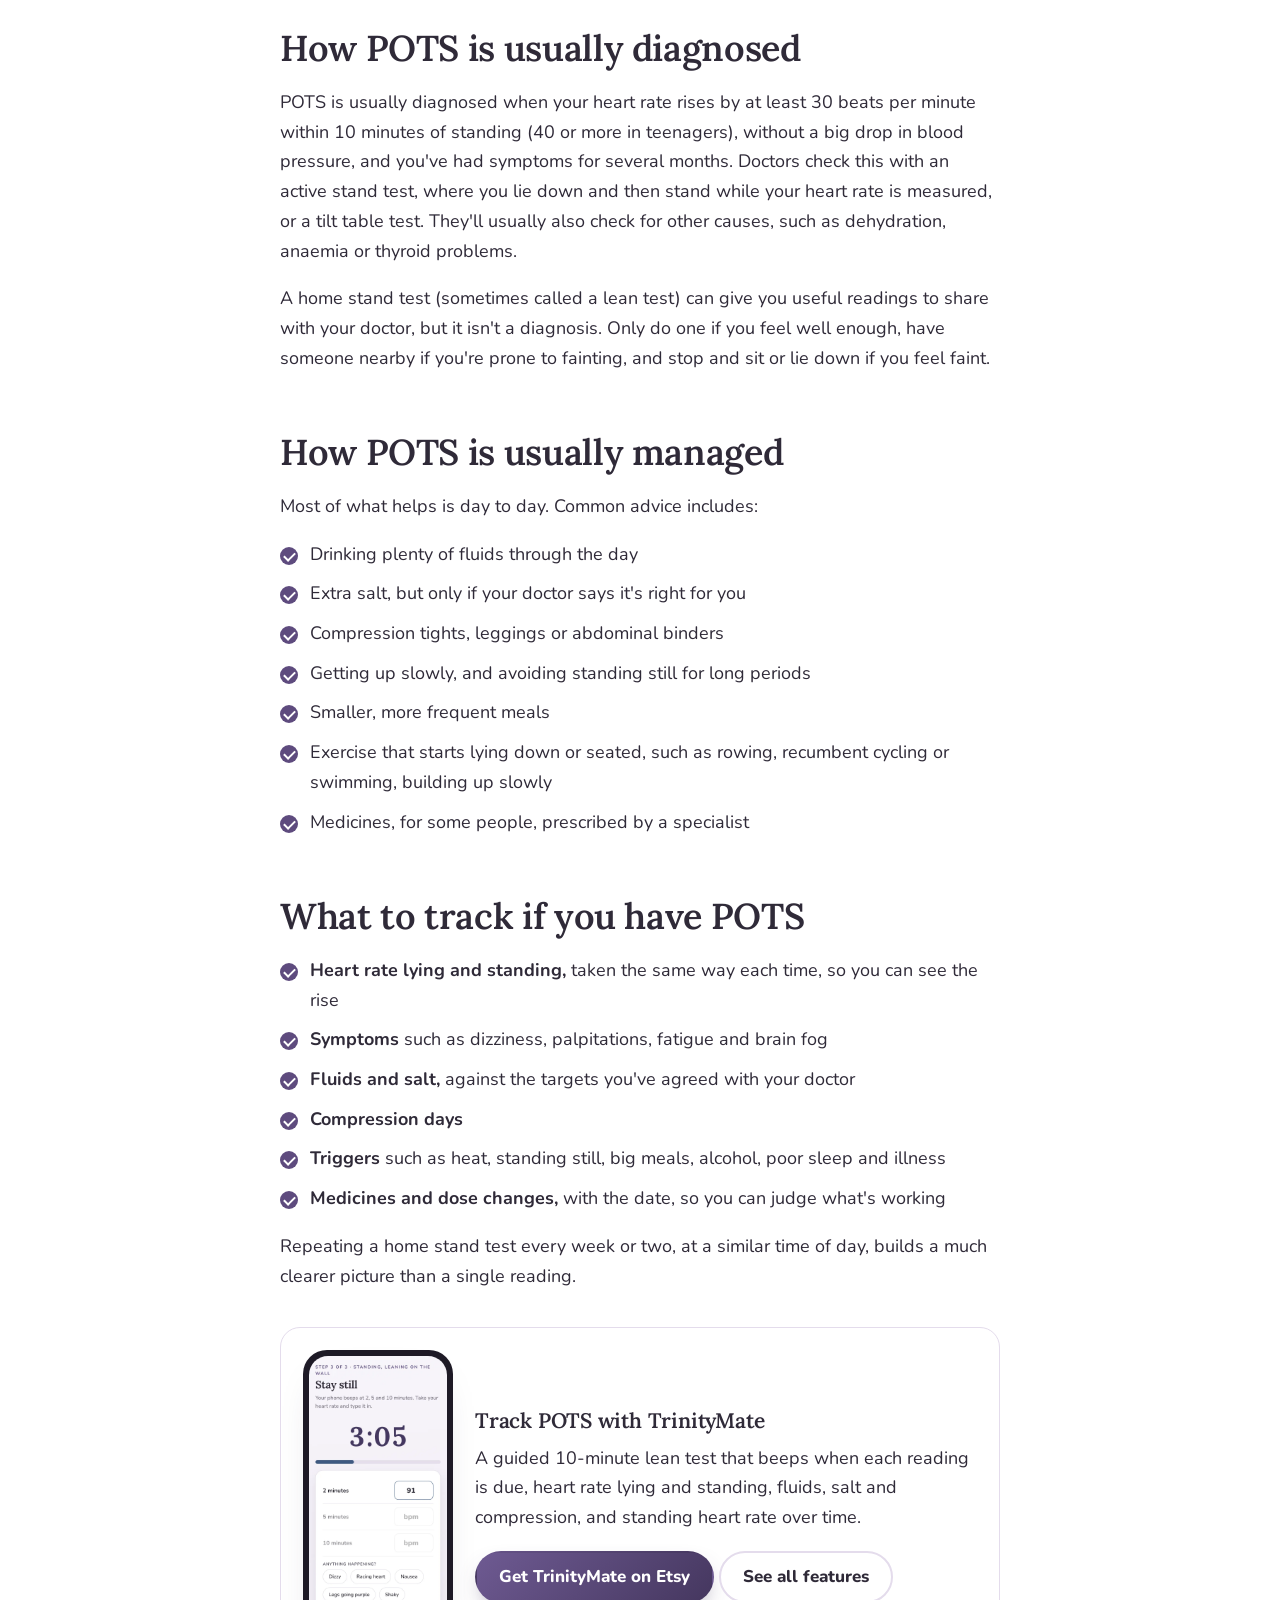
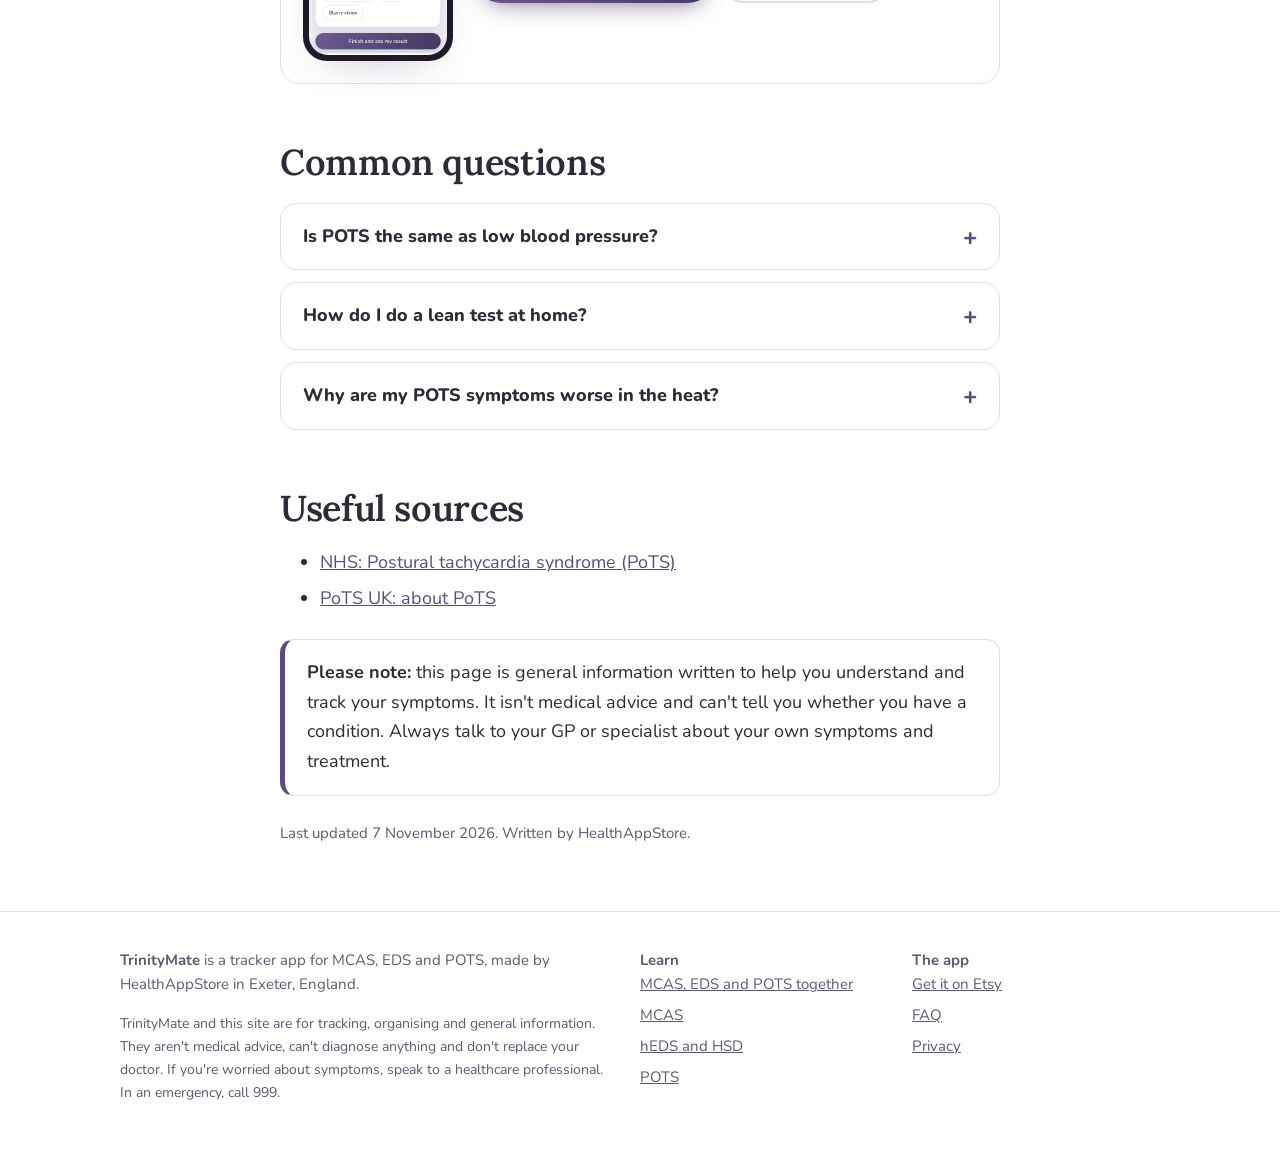
<file: pots.html>
<!doctype html>
<html lang="en-GB">
<head>
<meta charset="utf-8">
<meta name="viewport" content="width=device-width, initial-scale=1">
<title>POTS Symptoms, Lean Test and Tracking | TrinityMate</title>
<meta name="description" content="A plain English guide to postural tachycardia syndrome (POTS): symptoms, how it's diagnosed, the home lean test, managing it and what to track.">
<meta name="robots" content="index,follow">
<link rel="canonical" href="https://moniuet.github.io/mcas-eds-pots/pots.html">
<meta name="theme-color" content="#5E4B7E">
<link rel="icon" href="img/favicon.svg" type="image/svg+xml">
<link rel="icon" href="img/favicon-48.png" sizes="48x48" type="image/png">
<link rel="apple-touch-icon" href="img/apple-touch-icon.png">
<meta property="og:type" content="website">
<meta property="og:site_name" content="TrinityMate">
<meta property="og:title" content="POTS Symptoms, Lean Test and Tracking | TrinityMate">
<meta property="og:description" content="A plain English guide to postural tachycardia syndrome (POTS): symptoms, how it's diagnosed, the home lean test, managing it and what to track.">
<meta property="og:url" content="https://moniuet.github.io/mcas-eds-pots/pots.html">
<meta property="og:image" content="https://moniuet.github.io/mcas-eds-pots/img/og.png">
<meta property="og:image:width" content="1200">
<meta property="og:image:height" content="630">
<meta property="og:locale" content="en_GB">
<meta name="twitter:card" content="summary_large_image">
<link rel="preconnect" href="https://fonts.googleapis.com">
<link rel="preconnect" href="https://fonts.gstatic.com" crossorigin>
<link href="https://fonts.googleapis.com/css2?family=Lora:wght@600&family=Nunito:wght@400;700;800&display=swap" rel="stylesheet">
<link rel="stylesheet" href="style.css">
<script type="application/ld+json">{"@context": "https://schema.org", "@graph": [{"@type": "Organization", "@id": "https://moniuet.github.io/mcas-eds-pots/#org", "name": "HealthAppStore", "url": "https://moniuet.github.io/mcas-eds-pots/", "logo": "https://moniuet.github.io/mcas-eds-pots/img/icon-192.png", "address": {"@type": "PostalAddress", "addressLocality": "Exeter", "addressCountry": "GB"}, "sameAs": ["https://www.etsy.com/uk/shop/HealthAppStore"]}, {"@type": "BreadcrumbList", "itemListElement": [{"@type": "ListItem", "position": 1, "name": "Home", "item": "https://moniuet.github.io/mcas-eds-pots/"}, {"@type": "ListItem", "position": 2, "name": "POTS", "item": "https://moniuet.github.io/mcas-eds-pots/pots.html"}]}, {"@type": "MedicalWebPage", "@id": "https://moniuet.github.io/mcas-eds-pots/pots.html", "url": "https://moniuet.github.io/mcas-eds-pots/pots.html", "name": "POTS Symptoms, Lean Test and Tracking | TrinityMate", "description": "A plain English guide to postural tachycardia syndrome (POTS): symptoms, how it's diagnosed, the home lean test, managing it and what to track.", "inLanguage": "en-GB", "lastReviewed": "2026-11-07", "dateModified": "2026-11-07", "publisher": {"@id": "https://moniuet.github.io/mcas-eds-pots/#org"}, "about": {"@type": "MedicalCondition", "name": "Postural tachycardia syndrome", "alternateName": ["POTS", "PoTS", "Postural orthostatic tachycardia syndrome"]}, "audience": {"@type": "PeopleAudience", "audienceType": "Patient"}}, {"@type": "FAQPage", "mainEntity": [{"@type": "Question", "name": "Is POTS the same as low blood pressure?", "acceptedAnswer": {"@type": "Answer", "text": "No. In POTS the heart rate rises a lot on standing, but blood pressure usually stays fairly steady. When blood pressure drops significantly on standing, that's called orthostatic hypotension, which is a different condition."}}, {"@type": "Question", "name": "How do I do a lean test at home?", "acceptedAnswer": {"@type": "Answer", "text": "Usually you lie down for about 5 minutes and take your heart rate, then stand still, leaning your shoulders against a wall, and take readings at 2, 5 and 10 minutes. Always check with your doctor first, have someone nearby, and stop if you feel faint. TrinityMate has a guided version with a timer that beeps when each reading is due."}}, {"@type": "Question", "name": "Why are my POTS symptoms worse in the heat?", "acceptedAnswer": {"@type": "Answer", "text": "Heat widens blood vessels, which lets more blood pool in the legs and makes it harder for the body to keep blood flowing to the brain. Keeping cool, drinking more and avoiding long hot showers often helps."}}]}]}</script>
</head>
<body>
<a class="skip" href="#main">Skip to content</a>
<header class="top"><div class="wrap">
  <a class="brand" href="index.html"><img src="img/favicon.svg" alt="" width="34" height="34">TrinityMate</a>
  <nav class="nav" aria-label="Main"><a href="index.html">Home</a><a href="mcas-eds-pots.html">The trifecta</a><a href="mcas.html">MCAS</a><a href="eds.html">EDS</a><a href="pots.html" aria-current="page">POTS</a><a href="index.html#faq">FAQ</a></nav>
  <a class="btn btn-primary btn-sm" href="https://www.etsy.com/uk/listing/4588368774/mcas-eds-pots-tracker-app-symptom" rel="noopener">Get the app</a>
</div></header>
<main id="main">
<article class="article"><div class="wrap narrow">
<p class="crumbs"><a href="index.html">Home</a> / POTS</p>
<h1>POTS: symptoms, the stand test and what to track</h1>
<p class="lede">POTS makes standing up hard work for your body. Here's what's going on, how it's usually diagnosed and managed, and what's worth keeping a record of.</p>
<nav class="toc" aria-label="On this page"><b>On this page</b><ol><li><a href="#what">What is POTS?</a></li><li><a href="#symptoms">Common symptoms</a></li><li><a href="#diagnosis">How it's usually diagnosed</a></li><li><a href="#managing">How it's usually managed</a></li><li><a href="#tracking">What to track</a></li></ol></nav>

<h2 id="what">What is POTS?</h2>
<p>Postural tachycardia syndrome (POTS, sometimes written PoTS) is a condition where your heart rate goes up a lot when you stand up, along with symptoms such as dizziness, a racing heart and fatigue. It's a type of dysautonomia, which means the part of the nervous system that controls things like heart rate and blood pressure isn't working as it should.</p>
<p>When most people stand, their body quickly tightens blood vessels to keep blood flowing to the brain. In POTS this doesn't work well, so the heart speeds up to make up for it.</p>

<h2 id="symptoms">Common POTS symptoms</h2>
<ul class="ticks">
<li>Dizziness or lightheadedness when standing</li>
<li>A fast, pounding or fluttering heartbeat</li>
<li>Fatigue, often worse after standing for a while</li>
<li>Brain fog and trouble concentrating</li>
<li>Feeling faint, or fainting</li>
<li>Shakiness, sweating and feeling too hot or too cold</li>
<li>Headaches, nausea and poor sleep</li>
<li>Legs turning purple or blotchy when standing, from blood pooling</li>
</ul>
<p>Symptoms are often worse in the heat, after a big meal, after alcohol, during illness, around periods and in the morning.</p>

<h2 id="diagnosis">How POTS is usually diagnosed</h2>
<p>POTS is usually diagnosed when your heart rate rises by at least 30 beats per minute within 10 minutes of standing (40 or more in teenagers), without a big drop in blood pressure, and you've had symptoms for several months. Doctors check this with an active stand test, where you lie down and then stand while your heart rate is measured, or a tilt table test. They'll usually also check for other causes, such as dehydration, anaemia or thyroid problems.</p>
<p>A home stand test (sometimes called a lean test) can give you useful readings to share with your doctor, but it isn't a diagnosis. Only do one if you feel well enough, have someone nearby if you're prone to fainting, and stop and sit or lie down if you feel faint.</p>

<h2 id="managing">How POTS is usually managed</h2>
<p>Most of what helps is day to day. Common advice includes:</p>
<ul class="ticks">
<li>Drinking plenty of fluids through the day</li>
<li>Extra salt, but only if your doctor says it's right for you</li>
<li>Compression tights, leggings or abdominal binders</li>
<li>Getting up slowly, and avoiding standing still for long periods</li>
<li>Smaller, more frequent meals</li>
<li>Exercise that starts lying down or seated, such as rowing, recumbent cycling or swimming, building up slowly</li>
<li>Medicines, for some people, prescribed by a specialist</li>
</ul>

<h2 id="tracking">What to track if you have POTS</h2>
<ul class="ticks">
<li><b>Heart rate lying and standing,</b> taken the same way each time, so you can see the rise</li>
<li><b>Symptoms</b> such as dizziness, palpitations, fatigue and brain fog</li>
<li><b>Fluids and salt,</b> against the targets you've agreed with your doctor</li>
<li><b>Compression days</b></li>
<li><b>Triggers</b> such as heat, standing still, big meals, alcohol, poor sleep and illness</li>
<li><b>Medicines and dose changes,</b> with the date, so you can judge what's working</li>
</ul>
<p>Repeating a home stand test every week or two, at a similar time of day, builds a much clearer picture than a single reading.</p>

<aside class="inline-cta"><div class="phone"><img src="img/lean.webp" alt="TrinityMate's guided 10-minute lean test" width="390" height="844" loading="lazy" decoding="async"></div><div><h3>Track POTS with TrinityMate</h3><p>A guided 10-minute lean test that beeps when each reading is due, heart rate lying and standing, fluids, salt and compression, and standing heart rate over time.</p>
<a class="btn btn-primary" href="https://www.etsy.com/uk/listing/4588368774/mcas-eds-pots-tracker-app-symptom" rel="noopener">Get TrinityMate on Etsy</a> <a class="btn btn-ghost" href="index.html">See all features</a></div></aside>
<h2 id="faq">Common questions</h2><details><summary>Is POTS the same as low blood pressure?</summary><div><p>No. In POTS the heart rate rises a lot on standing, but blood pressure usually stays fairly steady. When blood pressure drops significantly on standing, that's called orthostatic hypotension, which is a different condition.</p></div></details><details><summary>How do I do a lean test at home?</summary><div><p>Usually you lie down for about 5 minutes and take your heart rate, then stand still, leaning your shoulders against a wall, and take readings at 2, 5 and 10 minutes. Always check with your doctor first, have someone nearby, and stop if you feel faint. TrinityMate has a guided version with a timer that beeps when each reading is due.</p></div></details><details><summary>Why are my POTS symptoms worse in the heat?</summary><div><p>Heat widens blood vessels, which lets more blood pool in the legs and makes it harder for the body to keep blood flowing to the brain. Keeping cool, drinking more and avoiding long hot showers often helps.</p></div></details>
<h2 id="sources">Useful sources</h2><ul class="sources"><li><a href="https://www.nhs.uk/conditions/postural-tachycardia-syndrome/" rel="noopener">NHS: Postural tachycardia syndrome (PoTS)</a></li><li><a href="https://www.potsuk.org/about-pots/" rel="noopener">PoTS UK: about PoTS</a></li></ul>
<div class="callout"><b>Please note:</b> this page is general information written to help you understand and track your symptoms. It isn't medical advice and can't tell you whether you have a condition. Always talk to your GP or specialist about your own symptoms and treatment.</div>
<p class="meta">Last updated 7 November 2026. Written by HealthAppStore.</p>
</div></article>
</main>
<footer><div class="wrap">
  <div>
    <p><b>TrinityMate</b> is a tracker app for MCAS, EDS and POTS, made by HealthAppStore in Exeter, England.</p>
    <p class="small">TrinityMate and this site are for tracking, organising and general information. They aren't medical advice, can't diagnose anything and don't replace your doctor. If you're worried about symptoms, speak to a healthcare professional. In an emergency, call 999.</p>
  </div>
  <div><b>Learn</b><ul>
    <li><a href="mcas-eds-pots.html">MCAS, EDS and POTS together</a></li>
    <li><a href="mcas.html">MCAS</a></li><li><a href="eds.html">hEDS and HSD</a></li><li><a href="pots.html">POTS</a></li>
  </ul></div>
  <div><b>The app</b><ul>
    <li><a href="https://www.etsy.com/uk/listing/4588368774/mcas-eds-pots-tracker-app-symptom" rel="noopener">Get it on Etsy</a></li>
    <li><a href="index.html#faq">FAQ</a></li>
    <li><a href="privacy.html">Privacy</a></li>
  </ul></div>
</div></footer>
</body>
</html>
</file>
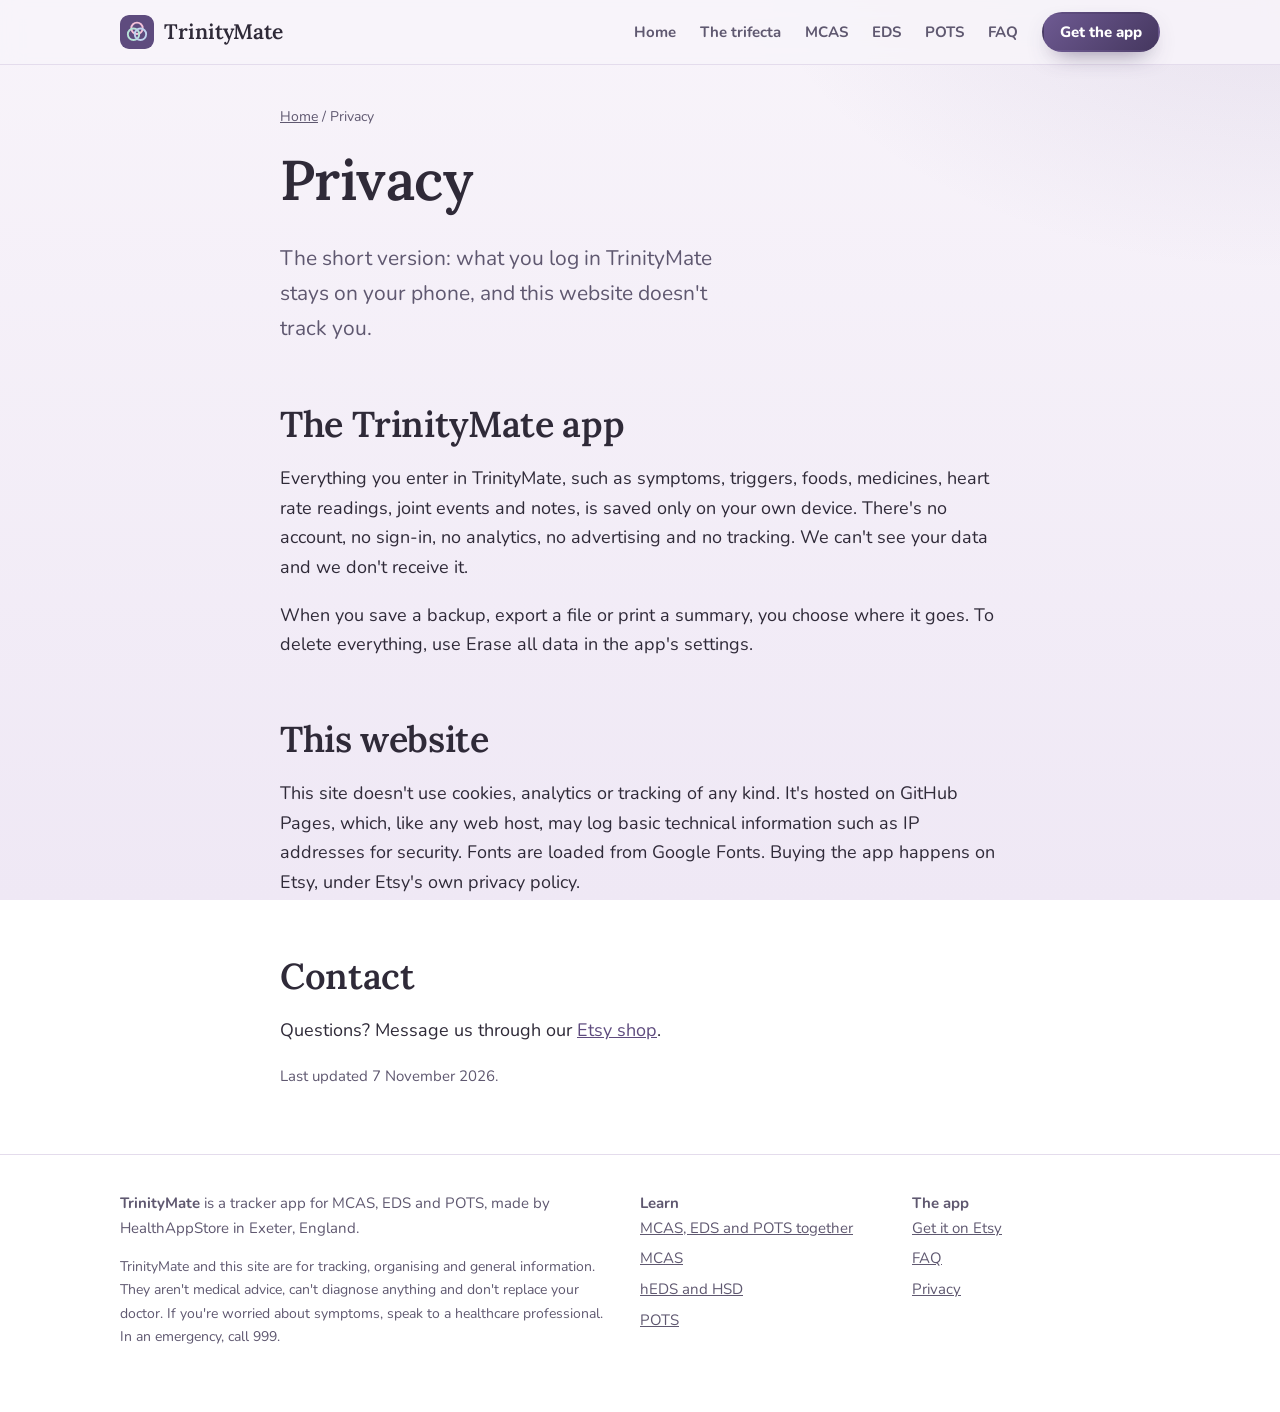
<file: privacy.html>
<!doctype html>
<html lang="en-GB">
<head>
<meta charset="utf-8">
<meta name="viewport" content="width=device-width, initial-scale=1">
<title>Privacy | TrinityMate</title>
<meta name="description" content="TrinityMate keeps your health data on your own phone. No account, no analytics, no tracking. Here's how the app and this website handle privacy.">
<meta name="robots" content="index,follow">
<link rel="canonical" href="https://moniuet.github.io/mcas-eds-pots/privacy.html">
<meta name="theme-color" content="#5E4B7E">
<link rel="icon" href="img/favicon.svg" type="image/svg+xml">
<link rel="icon" href="img/favicon-48.png" sizes="48x48" type="image/png">
<link rel="apple-touch-icon" href="img/apple-touch-icon.png">
<meta property="og:type" content="website">
<meta property="og:site_name" content="TrinityMate">
<meta property="og:title" content="Privacy | TrinityMate">
<meta property="og:description" content="TrinityMate keeps your health data on your own phone. No account, no analytics, no tracking. Here's how the app and this website handle privacy.">
<meta property="og:url" content="https://moniuet.github.io/mcas-eds-pots/privacy.html">
<meta property="og:image" content="https://moniuet.github.io/mcas-eds-pots/img/og.png">
<meta property="og:image:width" content="1200">
<meta property="og:image:height" content="630">
<meta property="og:locale" content="en_GB">
<meta name="twitter:card" content="summary_large_image">
<link rel="preconnect" href="https://fonts.googleapis.com">
<link rel="preconnect" href="https://fonts.gstatic.com" crossorigin>
<link href="https://fonts.googleapis.com/css2?family=Lora:wght@600&family=Nunito:wght@400;700;800&display=swap" rel="stylesheet">
<link rel="stylesheet" href="style.css">
<script type="application/ld+json">{"@context": "https://schema.org", "@graph": [{"@type": "Organization", "@id": "https://moniuet.github.io/mcas-eds-pots/#org", "name": "HealthAppStore", "url": "https://moniuet.github.io/mcas-eds-pots/", "logo": "https://moniuet.github.io/mcas-eds-pots/img/icon-192.png", "address": {"@type": "PostalAddress", "addressLocality": "Exeter", "addressCountry": "GB"}, "sameAs": ["https://www.etsy.com/uk/shop/HealthAppStore"]}, {"@type": "BreadcrumbList", "itemListElement": [{"@type": "ListItem", "position": 1, "name": "Home", "item": "https://moniuet.github.io/mcas-eds-pots/"}, {"@type": "ListItem", "position": 2, "name": "Privacy", "item": "https://moniuet.github.io/mcas-eds-pots/privacy.html"}]}]}</script>
</head>
<body>
<a class="skip" href="#main">Skip to content</a>
<header class="top"><div class="wrap">
  <a class="brand" href="index.html"><img src="img/favicon.svg" alt="" width="34" height="34">TrinityMate</a>
  <nav class="nav" aria-label="Main"><a href="index.html">Home</a><a href="mcas-eds-pots.html">The trifecta</a><a href="mcas.html">MCAS</a><a href="eds.html">EDS</a><a href="pots.html">POTS</a><a href="index.html#faq">FAQ</a></nav>
  <a class="btn btn-primary btn-sm" href="https://www.etsy.com/uk/listing/4588368774/mcas-eds-pots-tracker-app-symptom" rel="noopener">Get the app</a>
</div></header>
<main id="main">
<article class="article"><div class="wrap narrow">
<p class="crumbs"><a href="index.html">Home</a> / Privacy</p>
<h1>Privacy</h1>
<p class="lede">The short version: what you log in TrinityMate stays on your phone, and this website doesn't track you.</p>
<h2>The TrinityMate app</h2>
<p>Everything you enter in TrinityMate, such as symptoms, triggers, foods, medicines, heart rate readings, joint events and notes, is saved only on your own device. There's no account, no sign-in, no analytics, no advertising and no tracking. We can't see your data and we don't receive it.</p>
<p>When you save a backup, export a file or print a summary, you choose where it goes. To delete everything, use Erase all data in the app's settings.</p>
<h2>This website</h2>
<p>This site doesn't use cookies, analytics or tracking of any kind. It's hosted on GitHub Pages, which, like any web host, may log basic technical information such as IP addresses for security. Fonts are loaded from Google Fonts. Buying the app happens on Etsy, under Etsy's own privacy policy.</p>
<h2>Contact</h2>
<p>Questions? Message us through our <a href="https://www.etsy.com/uk/listing/4588368774/mcas-eds-pots-tracker-app-symptom" rel="noopener">Etsy shop</a>.</p>
<p class="meta">Last updated 7 November 2026.</p>
</div></article>
</main>
<footer><div class="wrap">
  <div>
    <p><b>TrinityMate</b> is a tracker app for MCAS, EDS and POTS, made by HealthAppStore in Exeter, England.</p>
    <p class="small">TrinityMate and this site are for tracking, organising and general information. They aren't medical advice, can't diagnose anything and don't replace your doctor. If you're worried about symptoms, speak to a healthcare professional. In an emergency, call 999.</p>
  </div>
  <div><b>Learn</b><ul>
    <li><a href="mcas-eds-pots.html">MCAS, EDS and POTS together</a></li>
    <li><a href="mcas.html">MCAS</a></li><li><a href="eds.html">hEDS and HSD</a></li><li><a href="pots.html">POTS</a></li>
  </ul></div>
  <div><b>The app</b><ul>
    <li><a href="https://www.etsy.com/uk/listing/4588368774/mcas-eds-pots-tracker-app-symptom" rel="noopener">Get it on Etsy</a></li>
    <li><a href="index.html#faq">FAQ</a></li>
    <li><a href="privacy.html">Privacy</a></li>
  </ul></div>
</div></footer>
</body>
</html>
</file>
<file: style.css>
:root{
  --bg:#F8F4FA;--bg2:#EFE8F5;--card:#FFFFFF;--ink:#2F2A38;--soft:#5F5870;--line:#E4DCEC;
  --violet:#5E4B7E;--violet-d:#45375F;--pink:#F3C1D9;--mint:#B7E3D8;--blue:#BFD3EE;
  --mcas:#9A5F80;--eds:#3D7A6E;--pots:#3D5A80;--focus:#7C5FA6;
  --radius:20px;--shadow:0 18px 40px -24px rgba(53,40,80,.35);
}
@media (prefers-color-scheme:dark){:root{
  --bg:#15121C;--bg2:#1D1827;--card:#221C2D;--ink:#EDE8F3;--soft:#B6ADC4;--line:#3A3148;
  --violet:#B9A2E0;--violet-d:#D6C7F0;--mcas:#E3A6C6;--eds:#8FD3C3;--pots:#A9C3EA;--focus:#C9B6EA;
  --shadow:0 18px 40px -24px rgba(0,0,0,.6);
}}
*{box-sizing:border-box}
html{-webkit-text-size-adjust:100%}
body{margin:0;font-family:Nunito,system-ui,-apple-system,"Segoe UI",Roboto,sans-serif;font-size:18px;line-height:1.65;color:var(--ink);
  background:radial-gradient(900px 600px at 100% -10%,rgba(122,102,160,.16),transparent 60%),linear-gradient(180deg,var(--bg),var(--bg2));background-attachment:fixed}
img{max-width:100%;height:auto;display:block}
a{color:var(--violet)}
a:focus-visible,button:focus-visible{outline:3px solid var(--focus);outline-offset:3px;border-radius:6px}
h1,h2,h3{font-family:Lora,Georgia,serif;font-weight:600;line-height:1.2;letter-spacing:-.01em;margin:0 0 .5em}
h1{font-size:clamp(34px,6vw,56px)}
h2{font-size:clamp(26px,4vw,36px);margin-top:0}
h3{font-size:21px}
p{margin:0 0 1em}
.wrap{max-width:1080px;margin:0 auto;padding:0 20px}
.narrow{max-width:760px}
.skip{position:absolute;left:-999px;top:0;background:var(--violet);color:#fff;padding:10px 14px;z-index:99}
.skip:focus{left:12px;top:12px}

/* header */
.top{position:sticky;top:0;z-index:20;background:color-mix(in srgb,var(--bg) 88%,transparent);backdrop-filter:blur(10px);-webkit-backdrop-filter:blur(10px);border-bottom:1px solid var(--line)}
.top .wrap{display:flex;align-items:center;gap:14px;min-height:64px;flex-wrap:wrap}
.brand{display:flex;align-items:center;gap:10px;text-decoration:none;color:var(--ink);font-family:Lora,Georgia,serif;font-weight:600;font-size:21px;margin-right:auto}
.brand img{width:34px;height:34px;border-radius:9px}
.nav{display:flex;gap:4px;flex-wrap:wrap}
.nav a{white-space:nowrap;text-decoration:none;color:var(--soft);font-weight:700;font-size:15px;padding:8px 10px;border-radius:10px}
.nav a:hover,.nav a[aria-current=page]{color:var(--ink);background:var(--card)}
.btn{display:inline-flex;align-items:center;justify-content:center;gap:8px;text-decoration:none;font-weight:800;font-size:17px;padding:14px 22px;border-radius:999px;border:2px solid transparent;line-height:1.2}
.btn-primary{background:linear-gradient(135deg,#6E5A92,#45375F);color:#fff;box-shadow:0 10px 24px -12px rgba(69,55,95,.8)}
.btn-primary:hover{filter:brightness(1.08)}
.btn-ghost{border-color:var(--line);color:var(--ink);background:var(--card)}
.btn-sm{font-size:15px;padding:9px 16px}
@media (max-width:720px){.top{position:static}.top .wrap{min-height:56px}.nav{width:100%;overflow-x:auto;flex-wrap:nowrap;padding-bottom:8px;margin:0 -6px}.nav a{padding:6px 8px;font-size:14.5px}.top .btn-sm{display:none}}

/* hero */
.hero{padding:64px 0 40px}
.hero .wrap{display:grid;grid-template-columns:1.1fr .9fr;gap:40px;align-items:center}
.eyebrow{text-transform:uppercase;letter-spacing:.12em;font-size:13px;font-weight:800;color:var(--violet);margin-bottom:12px}
.lede{font-size:21px;color:var(--soft);max-width:36ch}
.cta-row{display:flex;gap:12px;flex-wrap:wrap;margin:26px 0 18px}
.chips{display:flex;gap:8px;flex-wrap:wrap;margin:0;padding:0;list-style:none}
.chip{font-size:14px;font-weight:800;padding:6px 14px;border-radius:999px;color:#fff}
.c-mcas{background:#9A5F80}.c-eds{background:#3D7A6E}.c-pots{background:#3D5A80}
.trust{display:flex;flex-wrap:wrap;gap:8px 18px;margin:18px 0 0;padding:0;list-style:none;color:var(--soft);font-weight:700;font-size:15px}
.trust li:before{content:"";display:inline-block;width:8px;height:8px;border-radius:50%;background:var(--eds);margin-right:8px;vertical-align:middle}
.phones{position:relative;display:flex;justify-content:center;min-height:520px}
.phone{width:250px;border-radius:38px;background:#1E1A26;padding:9px;box-shadow:var(--shadow)}
.phone img{border-radius:30px}
.phones .p1{position:relative;z-index:2;transform:translateX(-50px)}
.phones .p2{position:absolute;right:0;top:60px;transform:rotate(4deg);z-index:1}
@media (max-width:860px){.hero .wrap{grid-template-columns:1fr}.phones{min-height:0}.phones .p1{transform:none}.phones .p2{display:none}.hero{padding-top:36px}}

/* sections */
section{padding:56px 0}
.card{background:var(--card);border:1px solid var(--line);border-radius:var(--radius);padding:26px;box-shadow:var(--shadow)}
.grid3{display:grid;grid-template-columns:repeat(3,1fr);gap:20px}
.grid2{display:grid;grid-template-columns:repeat(2,1fr);gap:20px}
@media (max-width:860px){.grid3,.grid2{grid-template-columns:1fr}}
.feature{display:grid;grid-template-columns:1fr 280px;gap:36px;align-items:center;margin:0 0 56px}
.feature:nth-child(even){grid-template-columns:280px 1fr}
.feature:nth-child(even) .feature-img{order:-1}
@media (max-width:760px){.feature,.feature:nth-child(even){grid-template-columns:1fr}.feature:nth-child(even) .feature-img{order:0}.feature-img{max-width:280px;margin:0 auto}}
.feature-img .phone{width:100%}
.feature h3{font-size:clamp(24px,3vw,32px)}
.feature p{font-size:19px;color:var(--soft);max-width:44ch}
ul.ticks{list-style:none;padding:0;margin:0 0 1em}
ul.ticks li{position:relative;padding-left:30px;margin:0 0 10px}
ul.ticks li:before{content:"";position:absolute;left:0;top:7px;width:18px;height:18px;border-radius:50%;background:var(--violet)}
ul.ticks li:after{content:"";position:absolute;left:6px;top:10px;width:5px;height:9px;border:solid var(--card);border-width:0 2.5px 2.5px 0;transform:rotate(45deg)}
.cond h3{display:flex;align-items:center;gap:10px}
.cond .dot{width:14px;height:14px;border-radius:50%}
.steps{counter-reset:s;list-style:none;padding:0;margin:0;display:grid;grid-template-columns:repeat(3,1fr);gap:20px}
.steps li{counter-increment:s;background:var(--card);border:1px solid var(--line);border-radius:var(--radius);padding:24px}
.steps li:before{content:counter(s);display:flex;align-items:center;justify-content:center;width:38px;height:38px;border-radius:50%;background:var(--violet);color:var(--card);font-weight:800;margin-bottom:12px}
@media (max-width:860px){.steps{grid-template-columns:1fr}}
.band{background:linear-gradient(135deg,#5E4B7E,#3E3256);color:#fff;border-radius:28px;padding:44px 32px;text-align:center}
.band h2{color:#fff}.band p{color:rgba(255,255,255,.86);max-width:56ch;margin-left:auto;margin-right:auto}
.band .btn-primary{background:#fff;color:#45375F}

/* faq */
details{background:var(--card);border:1px solid var(--line);border-radius:16px;padding:0 22px;margin:0 0 12px}
summary{cursor:pointer;font-weight:800;padding:18px 0;list-style:none;position:relative;padding-right:30px}
summary::-webkit-details-marker{display:none}
summary:after{content:"+";position:absolute;right:0;top:14px;font-size:24px;color:var(--violet)}
details[open] summary:after{content:"\2212"}
details > div{padding:0 0 18px}

/* articles */
.article{padding:40px 0 20px}
.crumbs{font-size:14px;color:var(--soft);margin:0 0 18px}
.crumbs a{color:var(--soft)}
.article h2{margin-top:1.6em}
.meta{color:var(--soft);font-size:15px}
.callout{background:var(--card);border:1px solid var(--line);border-left:5px solid var(--violet);border-radius:14px;padding:18px 22px;margin:1.4em 0}
.toc{background:var(--card);border:1px solid var(--line);border-radius:16px;padding:18px 22px;margin:0 0 1.5em}
.toc ol{margin:.4em 0 0;padding-left:1.2em}
.sources li{margin-bottom:6px}
.inline-cta{display:grid;grid-template-columns:150px 1fr;gap:22px;align-items:center;background:var(--card);border:1px solid var(--line);border-radius:var(--radius);padding:22px;margin:2em 0}
@media (max-width:600px){.inline-cta{grid-template-columns:1fr}.inline-cta .phone{max-width:160px;margin:0 auto}}
.inline-cta .phone{width:100%;border-radius:24px;padding:6px}.inline-cta .phone img{border-radius:19px}
table{border-collapse:collapse;width:100%;margin:1em 0;font-size:16px}
th,td{border:1px solid var(--line);padding:10px 12px;text-align:left;vertical-align:top}
th{background:var(--bg2)}

/* footer */
footer{border-top:1px solid var(--line);padding:36px 0 50px;color:var(--soft);font-size:15px;margin-top:30px}
footer .wrap{display:grid;grid-template-columns:2fr 1fr 1fr;gap:24px}
footer a{color:var(--soft)}
footer ul{list-style:none;padding:0;margin:0}
footer li{margin:0 0 6px}
@media (max-width:760px){footer .wrap{grid-template-columns:1fr}}
.small{font-size:14px}
</file>
